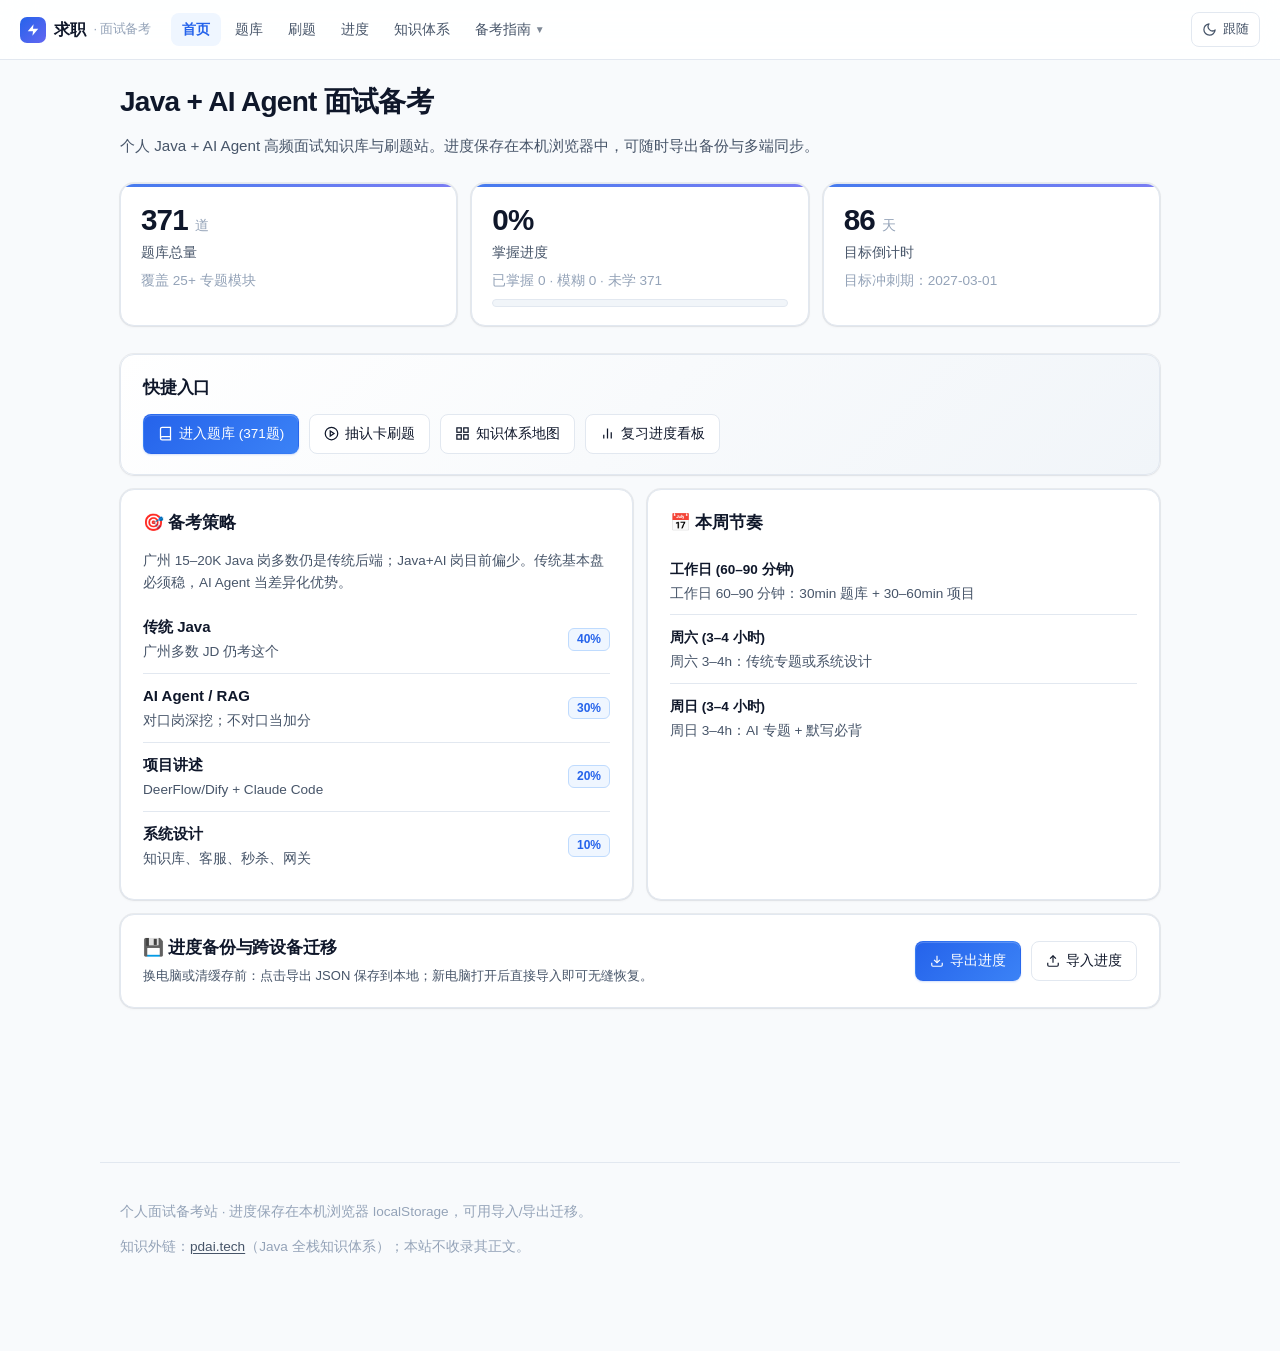
<file: index.html>
<!DOCTYPE html>
<html lang="zh-Hans">
<head>
<meta charset="utf-8"/>
<meta name="viewport" content="width=device-width, initial-scale=1"/>
<title>首页 · Java + AI Agent 面试备考</title>
<link rel="stylesheet" href="./css/style.css"/>
</head>
<body>
<nav class="nav">
  <a class="brand" href="./index.html">求职<span> · 面试备考</span></a>
  <div class="links">
    <a href="./index.html">首页</a>
    <a href="./questions.html">题库</a>
    <a href="./practice.html">刷题</a>
    <a href="./progress.html">进度</a>
    <a href="./knowledge.html">知识体系</a>
    <a href="./guide/timeline.html">时间线</a>
    <a href="./guide/projects.html">项目 STAR</a>
    <a href="./guide/system-design.html">系统设计</a>
    <a href="./guide/study-path.html">学习路径</a>
    <a href="./guide/resume.html">简历/学历</a>
    <a href="./guide/job-market.html">广州行情</a>
  </div>
  <div class="tools"><button type="button" class="ghost" id="themeBtn" title="切换主题">主题</button></div>
</nav>

<main class="wrap">
  <div style="margin-bottom: 24px;">
    <h1>Java + AI Agent 面试备考</h1>
    <p class="muted">个人 Java + AI Agent 高频面试知识库与刷题站。进度保存在本机浏览器中，可随时导出备份与多端同步。</p>
  </div>

  <div class="grid cols-3" id="homeMetrics"></div>

  <div class="card" style="margin-top: 14px; background: linear-gradient(135deg, var(--bg-elev), var(--bg-elev-2));">
    <h3 style="margin-bottom: 12px;">快捷入口</h3>
    <div style="display: flex; flex-wrap: wrap; gap: 10px;">
      <a class="btn primary" href="./questions.html">
        <svg width="15" height="15" viewBox="0 0 24 24" fill="none" stroke="currentColor" stroke-width="2"><path d="M4 19.5A2.5 2.5 0 0 1 6.5 17H20"></path><path d="M6.5 2H20v20H6.5A2.5 2.5 0 0 1 4 19.5v-15A2.5 2.5 0 0 1 6.5 2z"></path></svg>
        进入题库 (371题)
      </a>
      <a class="btn" href="./practice.html">
        <svg width="15" height="15" viewBox="0 0 24 24" fill="none" stroke="currentColor" stroke-width="2"><circle cx="12" cy="12" r="10"></circle><polygon points="10 8 16 12 10 16 10 8"></polygon></svg>
        抽认卡刷题
      </a>
      <a class="btn" href="./knowledge.html">
        <svg width="15" height="15" viewBox="0 0 24 24" fill="none" stroke="currentColor" stroke-width="2"><rect x="3" y="3" width="7" height="7"></rect><rect x="14" y="3" width="7" height="7"></rect><rect x="14" y="14" width="7" height="7"></rect><rect x="3" y="14" width="7" height="7"></rect></svg>
        知识体系地图
      </a>
      <a class="btn" href="./progress.html">
        <svg width="15" height="15" viewBox="0 0 24 24" fill="none" stroke="currentColor" stroke-width="2"><line x1="18" y1="20" x2="18" y2="10"></line><line x1="12" y1="20" x2="12" y2="4"></line><line x1="6" y1="20" x2="6" y2="14"></line></svg>
        复习进度看板
      </a>
    </div>
  </div>

  <div class="grid cols-2">
    <div class="card">
      <h3>🎯 备考策略</h3>
      <p class="muted" style="font-size:13.5px;margin-bottom:12px">广州 15–20K Java 岗多数仍是传统后端；Java+AI 岗目前偏少。传统基本盘必须稳，AI Agent 当差异化优势。</p>
      <ul id="splitList" class="list-check"></ul>
    </div>
    <div class="card">
      <h3>📅 本周节奏</h3>
      <ul id="weeklyList" class="list-check"></ul>
    </div>
  </div>

  <div class="card" style="display:flex; justify-content:space-between; align-items:center; flex-wrap:wrap; gap:16px;">
    <div>
      <h3 style="margin-bottom:4px">💾 进度备份与跨设备迁移</h3>
      <p class="muted" style="margin:0; font-size:13px">换电脑或清缓存前：点击导出 JSON 保存到本地；新电脑打开后直接导入即可无缝恢复。</p>
    </div>
    <div style="display:flex; gap:10px; align-items:center;">
      <button type="button" id="exportBtn" class="primary">
        <svg width="14" height="14" viewBox="0 0 24 24" fill="none" stroke="currentColor" stroke-width="2"><path d="M21 15v4a2 2 0 0 1-2 2H5a2 2 0 0 1-2-2v-4"></path><polyline points="7 10 12 15 17 10"></polyline><line x1="12" y1="15" x2="12" y2="3"></line></svg>
        导出进度
      </button>
      <label class="btn">
        <svg width="14" height="14" viewBox="0 0 24 24" fill="none" stroke="currentColor" stroke-width="2"><path d="M21 15v4a2 2 0 0 1-2 2H5a2 2 0 0 1-2-2v-4"></path><polyline points="17 8 12 3 7 8"></polyline><line x1="12" y1="3" x2="12" y2="15"></line></svg>
        导入进度
        <input type="file" id="importFile" accept="application/json,.json" hidden/>
      </label>
    </div>
  </div>
</main>

<div class="footer wrap">
  <p>个人面试备考站 · 进度保存在本机浏览器 localStorage，可用导入/导出迁移。</p>
  <p>知识外链：<a href="https://pdai.tech/" target="_blank" rel="noopener">pdai.tech</a>（Java 全栈知识体系）；本站不收录其正文。</p>
</div>

<script src="./data/questions.js"></script>
<script src="./data/guide.js"></script>
<script src="./data/knowledge.js"></script>
<script src="./js/storage.js"></script>
<script src="./js/common.js"></script>
<script src="./js/home.js"></script>
</body>
</html>
</file>
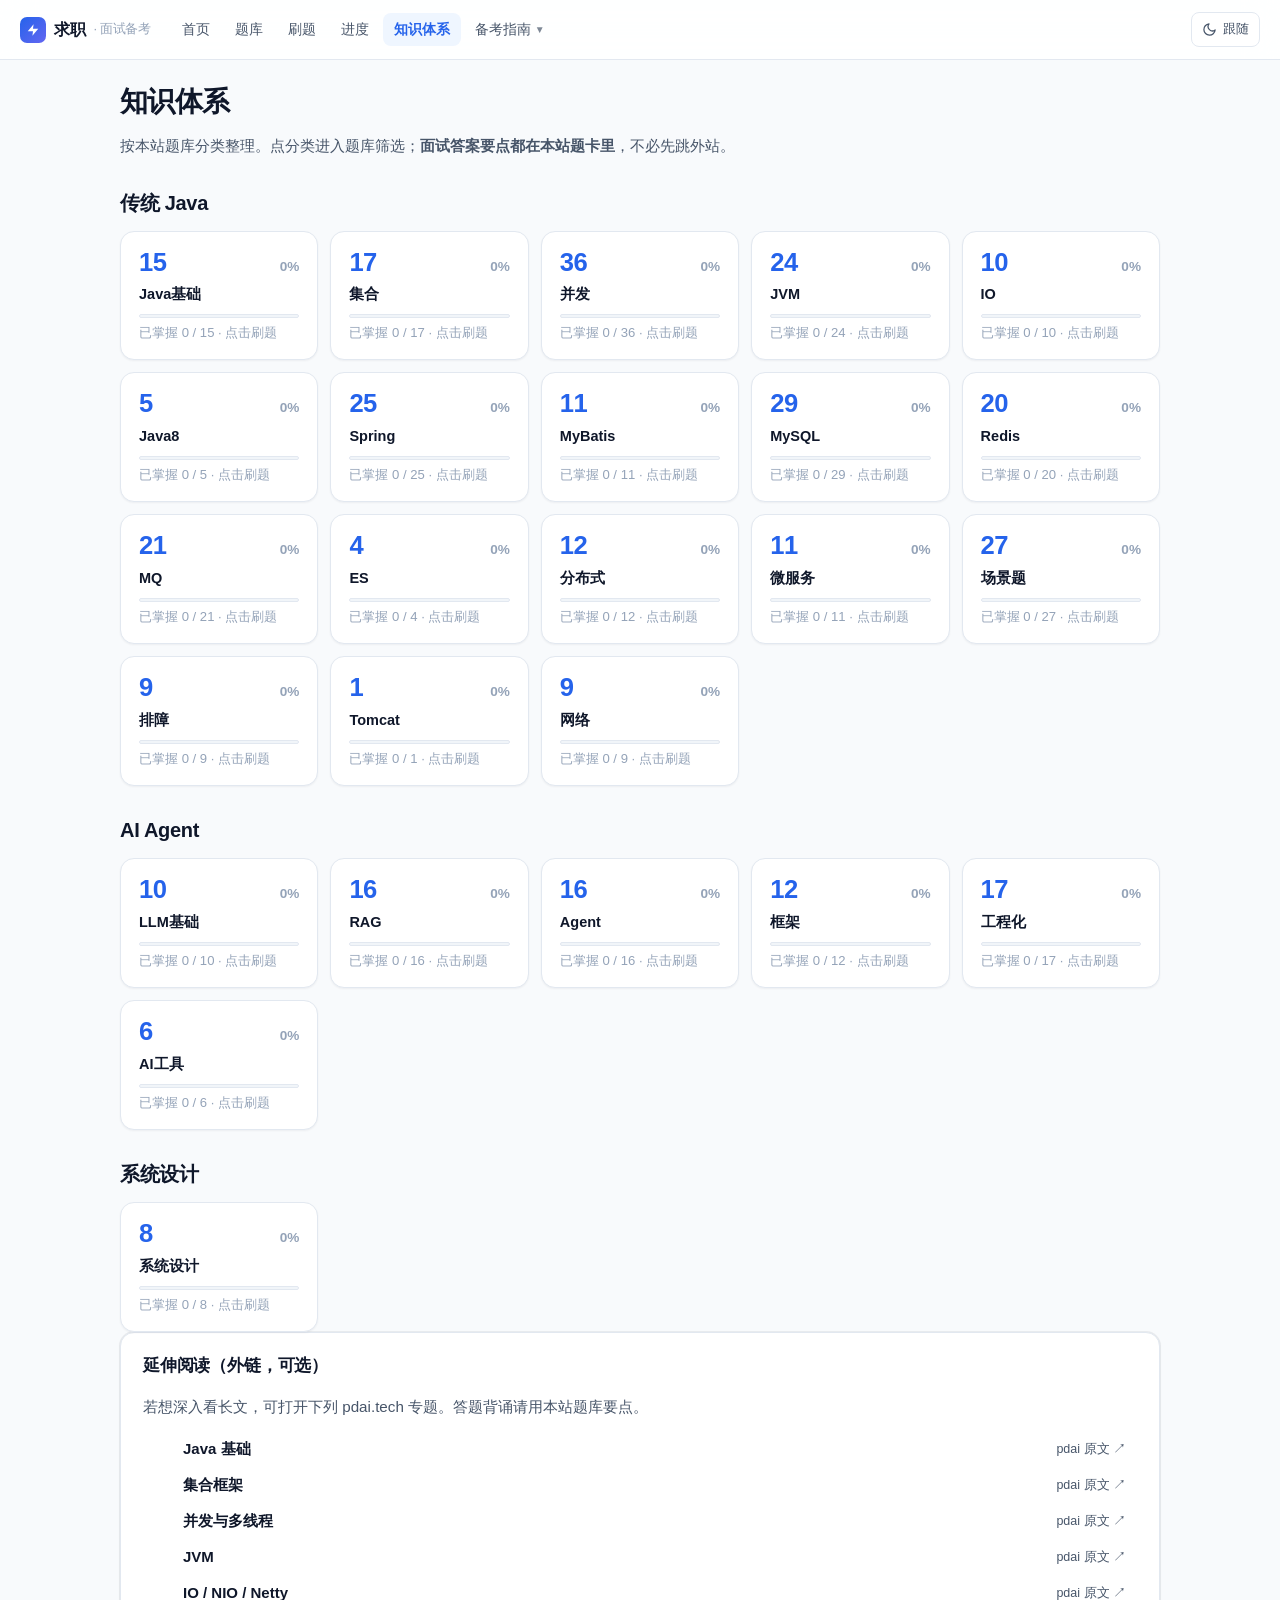
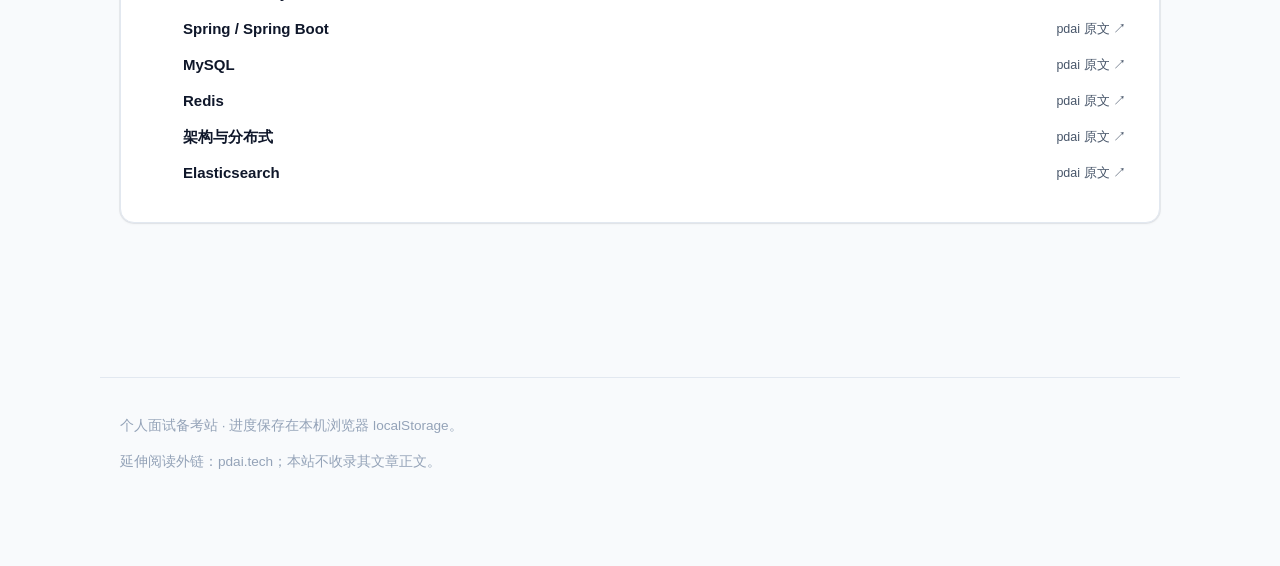
<file: knowledge.html>
<!DOCTYPE html>
<html lang="zh-Hans">
<head>
<meta charset="utf-8"/>
<meta name="viewport" content="width=device-width, initial-scale=1"/>
<title>知识体系 · 面试备考</title>
<link rel="stylesheet" href="./css/style.css"/>
</head>
<body>
<nav class="nav">
  <a class="brand" href="./index.html">求职<span> · 面试备考</span></a>
  <div class="links">
    <a href="./index.html">首页</a>
    <a href="./questions.html">题库</a>
    <a href="./practice.html">刷题</a>
    <a href="./progress.html">进度</a>
    <a href="./knowledge.html">知识体系</a>
    <a href="./guide/timeline.html">时间线</a>
    <a href="./guide/projects.html">项目 STAR</a>
    <a href="./guide/system-design.html">系统设计</a>
    <a href="./guide/study-path.html">学习路径</a>
    <a href="./guide/resume.html">简历/学历</a>
    <a href="./guide/job-market.html">广州行情</a>
  </div>
  <div class="tools"><button type="button" class="ghost" id="themeBtn">主题</button></div>
</nav>
<main class="wrap">
<h1>知识体系</h1>
<p class="muted">按本站题库分类整理。点分类进入题库筛选；<strong>面试答案要点都在本站题卡里</strong>，不必先跳外站。</p>
<h2>传统 Java</h2>
<div class="topic-grid" id="gridJava"></div>
<h2>AI Agent</h2>
<div class="topic-grid" id="gridAi"></div>
<h2>系统设计</h2>
<div class="topic-grid" id="gridSd"></div>
<div class="card ext-box">
  <h3>延伸阅读（外链，可选）</h3>
  <p class="muted">若想深入看长文，可打开下列 pdai.tech 专题。答题背诵请用本站题库要点。</p>
  <ul id="extList"></ul>
</div>
</main>
<div class="footer wrap">
  <p>个人面试备考站 · 进度保存在本机浏览器 localStorage。</p>
  <p>延伸阅读外链：pdai.tech；本站不收录其文章正文。</p>
</div>
<script src="./data/questions.js"></script>
<script src="./data/guide.js"></script>
<script src="./data/knowledge.js"></script>
<script src="./js/storage.js"></script>
<script src="./js/common.js"></script>
<script src="./js/knowledge.js"></script>
<script>
document.getElementById('themeBtn')?.addEventListener('click', () => {
  const cur = AppCommon.state.settings.theme || 'system';
  const next = cur === 'light' ? 'dark' : cur === 'dark' ? 'system' : 'light';
  AppCommon.setTheme(next);
  AppCommon.toast('主题：' + ({light:'浅色',dark:'深色',system:'跟随系统'})[next]);
});
</script>
</body>
</html>
</file>
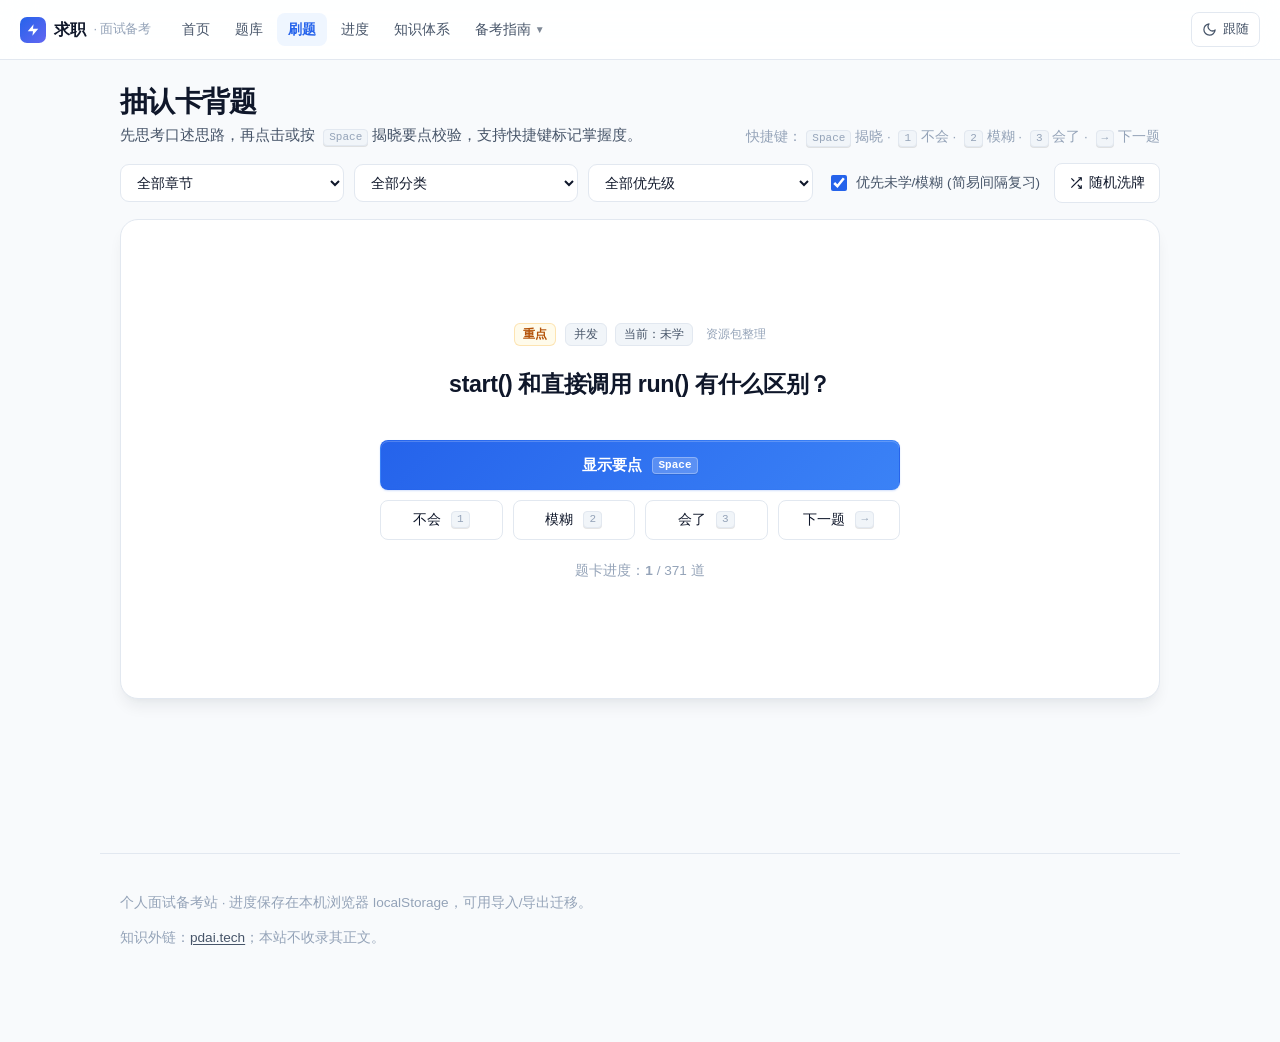
<file: practice.html>
<!DOCTYPE html>
<html lang="zh-Hans">
<head>
<meta charset="utf-8"/>
<meta name="viewport" content="width=device-width, initial-scale=1"/>
<title>抽认卡刷题 · 面试备考</title>
<link rel="stylesheet" href="./css/style.css"/>
</head>
<body>
<nav class="nav">
  <a class="brand" href="./index.html">求职<span> · 面试备考</span></a>
  <div class="links">
    <a href="./index.html">首页</a>
    <a href="./questions.html">题库</a>
    <a href="./practice.html">刷题</a>
    <a href="./progress.html">进度</a>
    <a href="./knowledge.html">知识体系</a>
    <a href="./guide/timeline.html">时间线</a>
    <a href="./guide/projects.html">项目 STAR</a>
    <a href="./guide/system-design.html">系统设计</a>
    <a href="./guide/study-path.html">学习路径</a>
    <a href="./guide/resume.html">简历/学历</a>
    <a href="./guide/job-market.html">广州行情</a>
  </div>
  <div class="tools"><button type="button" class="ghost" id="themeBtn" title="切换主题">主题</button></div>
</nav>

<main class="wrap">
  <div style="display:flex; justify-content:space-between; align-items:flex-end; flex-wrap:wrap; gap:10px; margin-bottom:12px;">
    <div>
      <h1 style="margin:0 0 4px">抽认卡背题</h1>
      <p class="muted" style="margin:0">先思考口述思路，再点击或按 <span class="kbd">Space</span> 揭晓要点校验，支持快捷键标记掌握度。</p>
    </div>
    <div class="tiny" style="color:var(--text3)">
      快捷键：<span class="kbd">Space</span> 揭晓 · <span class="kbd">1</span> 不会 · <span class="kbd">2</span> 模糊 · <span class="kbd">3</span> 会了 · <span class="kbd">→</span> 下一题
    </div>
  </div>

  <div class="filters">
    <select id="pSection"><option value="">全部章节</option></select>
    <select id="pCat"><option value="">全部分类</option></select>
    <select id="pPri"><option value="">全部优先级</option><option>必背</option><option>重点</option><option>了解</option></select>
    <label><input type="checkbox" id="pPrioritize" checked/> 优先未学/模糊 (简易间隔复习)</label>
    <button type="button" id="pShuffle">
      <svg width="14" height="14" viewBox="0 0 24 24" fill="none" stroke="currentColor" stroke-width="2"><polyline points="16 3 21 3 21 8"></polyline><line x1="4" y1="20" x2="21" y2="3"></line><polyline points="21 16 21 21 16 21"></polyline><line x1="15" y1="15" x2="21" y2="21"></line><line x1="4" y1="4" x2="9" y2="9"></line></svg>
      随机洗牌
    </button>
  </div>

  <div class="card flash" id="flash">
    <div class="meta" id="fMeta"></div>
    <div class="q" id="fQ">加载中…</div>
    <div id="fPoints" class="hidden"></div>
    <div class="flash-actions">
      <button type="button" id="fReveal" class="primary span2">
        <span>显示要点</span> <span class="kbd" style="background:rgba(255,255,255,0.2);color:#fff;border-color:rgba(255,255,255,0.3)">Space</span>
      </button>
      <button type="button" data-mark="未学">不会 <span class="kbd">1</span></button>
      <button type="button" data-mark="模糊">模糊 <span class="kbd">2</span></button>
      <button type="button" data-mark="掌握">会了 <span class="kbd">3</span></button>
      <button type="button" id="fNext">下一题 <span class="kbd">→</span></button>
    </div>
    <p class="tiny" id="fProgress" style="margin-top:20px; color:var(--text3)"></p>
  </div>
</main>

<div class="footer wrap">
  <p>个人面试备考站 · 进度保存在本机浏览器 localStorage，可用导入/导出迁移。</p>
  <p>知识外链：<a href="https://pdai.tech/" target="_blank" rel="noopener">pdai.tech</a>；本站不收录其正文。</p>
</div>

<script src="./data/questions.js"></script>
<script src="./data/details-index.js"></script>
<script src="./data/guide.js"></script>
<script src="./data/knowledge.js"></script>
<script src="./js/storage.js"></script>
<script src="./js/common.js"></script>
<script src="./js/practice.js"></script>
</body>
</html>
</file>
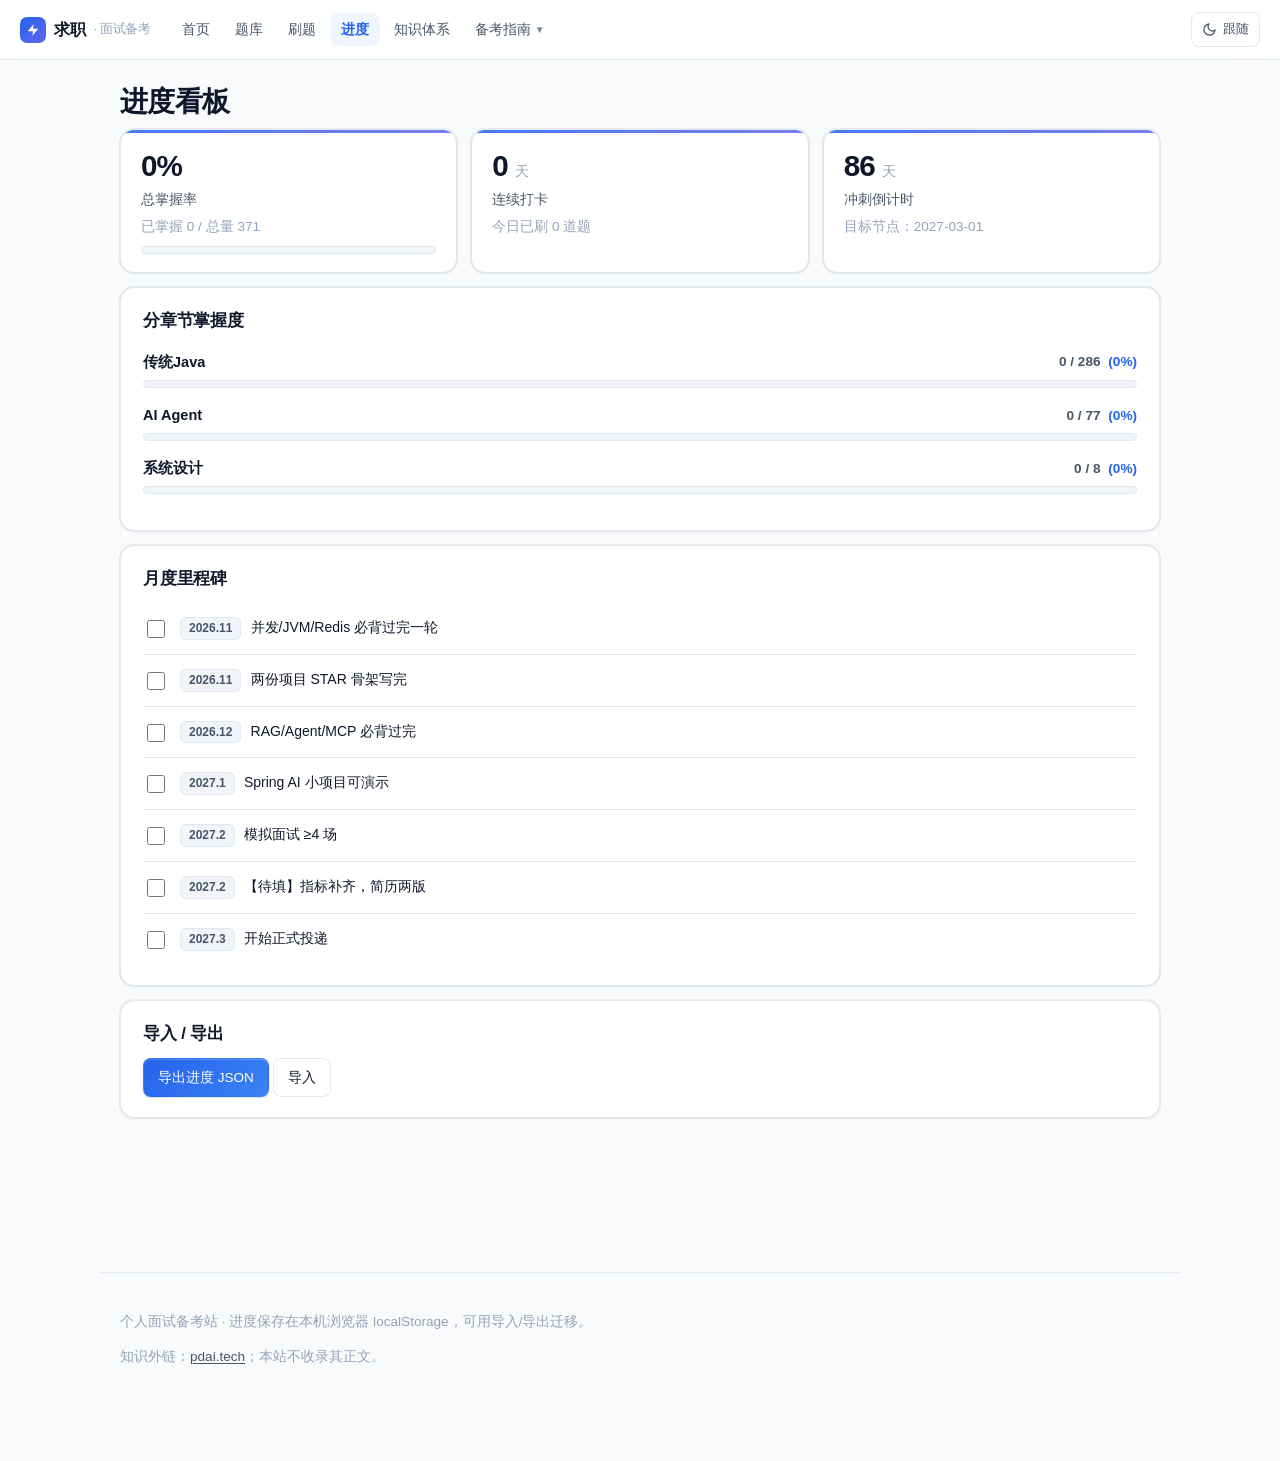
<file: progress.html>
<!DOCTYPE html>
<html lang="zh-Hans">
<head>
<meta charset="utf-8"/>
<meta name="viewport" content="width=device-width, initial-scale=1"/>
<title>进度 · 面试备考</title>
<link rel="stylesheet" href="./css/style.css"/>
</head>
<body>
<nav class="nav">
  <a class="brand" href="./index.html">求职<span> · 面试备考</span></a>
  <div class="links">
    <a href="./index.html">首页</a>
    <a href="./questions.html">题库</a>
    <a href="./practice.html">刷题</a>
    <a href="./progress.html">进度</a>
    <a href="./knowledge.html">知识体系</a>
    <a href="./guide/timeline.html">时间线</a>
    <a href="./guide/projects.html">项目 STAR</a>
    <a href="./guide/system-design.html">系统设计</a>
    <a href="./guide/study-path.html">学习路径</a>
    <a href="./guide/resume.html">简历/学历</a>
    <a href="./guide/job-market.html">广州行情</a>
  </div>
  <div class="tools"><button type="button" class="ghost" id="themeBtn">主题</button></div>
</nav>
<main class="wrap">

<h1>进度看板</h1>
<div class="grid cols-3" id="pMetrics"></div>
<div class="card"><h3>分章节掌握度</h3><div id="secBars"></div></div>
<div class="card"><h3>月度里程碑</h3><ul class="list-check" id="miles"></ul></div>
<div class="card">
  <h3>导入 / 导出</h3>
  <button type="button" id="exportBtn2" class="primary">导出进度 JSON</button>
  <label class="btn">导入<input type="file" id="importFile2" accept="application/json,.json" hidden/></label>
</div>

</main>
<div class="footer wrap">
  <p>个人面试备考站 · 进度保存在本机浏览器 localStorage，可用导入/导出迁移。</p>
  <p>知识外链：<a href="https://pdai.tech/" target="_blank" rel="noopener">pdai.tech</a>；本站不收录其正文。</p>
</div>

<script src="./data/questions.js"></script>
<script src="./data/guide.js"></script>
<script src="./data/knowledge.js"></script>
<script src="./js/storage.js"></script>
<script src="./js/common.js"></script>
<script src="./js/progress.js"></script>
<script>
document.getElementById('themeBtn')?.addEventListener('click', () => {
  const cur = AppCommon.state.settings.theme || 'system';
  const next = cur === 'light' ? 'dark' : cur === 'dark' ? 'system' : 'light';
  AppCommon.setTheme(next);
  AppCommon.toast('主题：' + ({light:'浅色',dark:'深色',system:'跟随系统'})[next]);
});
</script>
</body>
</html>
</file>
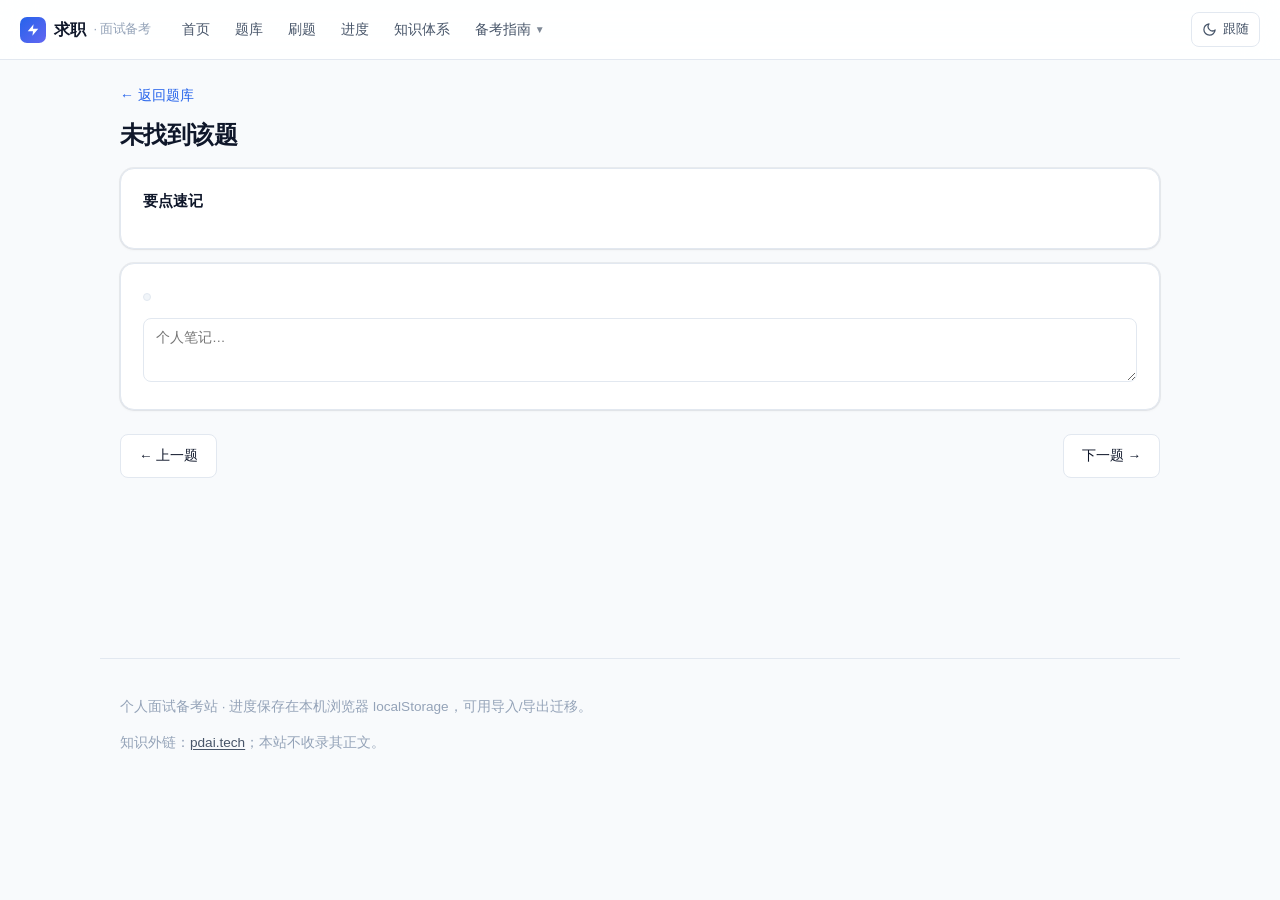
<file: q.html>
<!DOCTYPE html>
<html lang="zh-Hans">
<head>
<meta charset="utf-8"/>
<meta name="viewport" content="width=device-width, initial-scale=1"/>
<title>题目详解 · 面试备考</title>
<link rel="stylesheet" href="./css/style.css"/>
</head>
<body>
<nav class="nav">
  <a class="brand" href="./index.html">求职<span> · 面试备考</span></a>
  <div class="links">
    <a href="./index.html">首页</a>
    <a href="./questions.html">题库</a>
    <a href="./practice.html">刷题</a>
    <a href="./progress.html">进度</a>
    <a href="./knowledge.html">知识体系</a>
    <a href="./guide/timeline.html">时间线</a>
    <a href="./guide/projects.html">项目 STAR</a>
    <a href="./guide/system-design.html">系统设计</a>
    <a href="./guide/study-path.html">学习路径</a>
    <a href="./guide/resume.html">简历/学历</a>
    <a href="./guide/job-market.html">广州行情</a>
  </div>
  <div class="tools"><button type="button" class="ghost" id="themeBtn">主题</button></div>
</nav>
<main class="wrap detail">
<div class="d-top"><a id="dBack" href="./questions.html">← 返回题库</a><span id="dPos" class="muted"></span></div>
<div id="dMeta"></div>
<h1 id="dTitle">加载中…</h1>
<div class="card"><b>要点速记</b><ul class="points" id="dPoints"></ul></div>
<div id="dBody"></div>
<div class="card">
  <div class="seg" id="dMastery"></div>
  <textarea class="note" id="dNote" placeholder="个人笔记…"></textarea>
  <div id="dRef" class="ext-link"></div>
</div>
<div class="d-nav"><a id="dPrev" class="btn">← 上一题</a><a id="dNext" class="btn">下一题 →</a></div>
</main>
<div class="footer wrap">
  <p>个人面试备考站 · 进度保存在本机浏览器 localStorage，可用导入/导出迁移。</p>
  <p>知识外链：<a href="https://pdai.tech/" target="_blank" rel="noopener">pdai.tech</a>；本站不收录其正文。</p>
</div>

<script src="./data/questions.js"></script>
<script src="./data/details-index.js"></script>
<script src="./data/diagrams.js"></script>
<script src="./data/guide.js"></script>
<script src="./data/knowledge.js"></script>
<script src="./js/storage.js"></script>
<script src="./js/common.js"></script>
<script src="./js/detail.js"></script>
<script>
document.getElementById('themeBtn')?.addEventListener('click', () => {
  const cur = AppCommon.state.settings.theme || 'system';
  const next = cur === 'light' ? 'dark' : cur === 'dark' ? 'system' : 'light';
  AppCommon.setTheme(next);
  AppCommon.toast('主题：' + ({light:'浅色',dark:'深色',system:'跟随系统'})[next]);
});
</script>
</body>
</html>
</file>
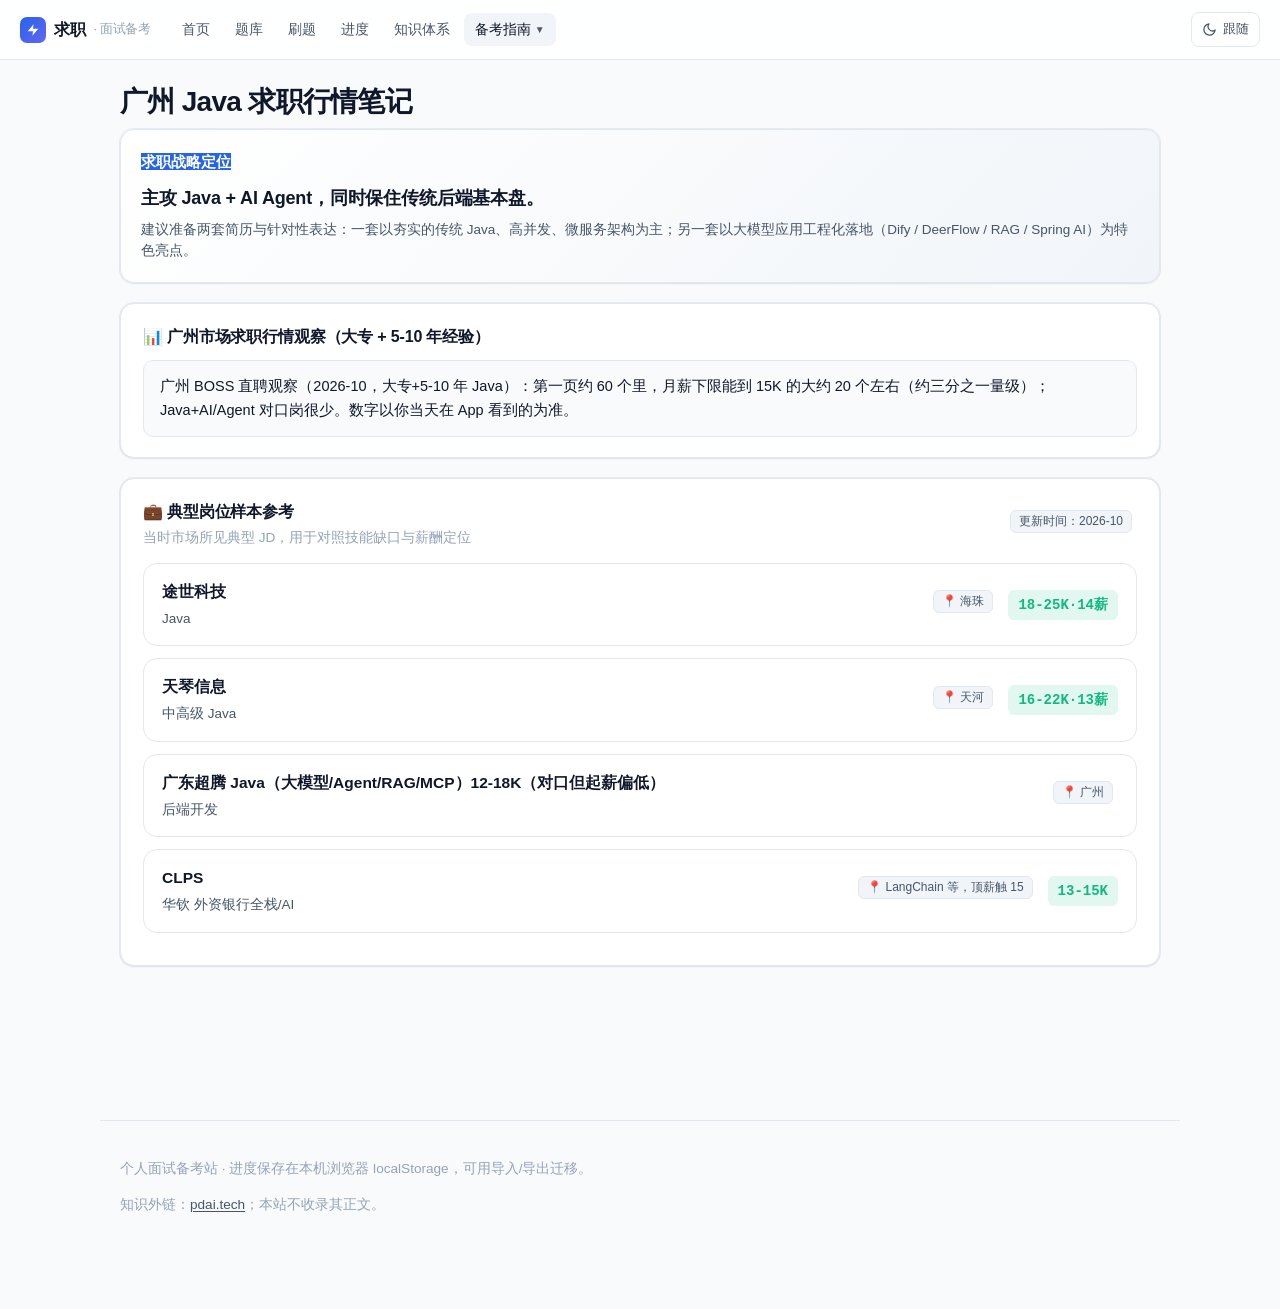
<file: guide/job-market.html>
<!DOCTYPE html>
<html lang="zh-Hans">
<head>
<meta charset="utf-8"/>
<meta name="viewport" content="width=device-width, initial-scale=1"/>
<title>广州行情 · 面试备考</title>
<link rel="stylesheet" href="../css/style.css"/>
</head>
<body>
<nav class="nav">
  <a class="brand" href="../index.html">求职<span> · 面试备考</span></a>
  <div class="links">
    <a href="../index.html">首页</a>
    <a href="../questions.html">题库</a>
    <a href="../practice.html">刷题</a>
    <a href="../progress.html">进度</a>
    <a href="../knowledge.html">知识体系</a>
    <a href="../guide/timeline.html">时间线</a>
    <a href="../guide/projects.html">项目 STAR</a>
    <a href="../guide/system-design.html">系统设计</a>
    <a href="../guide/study-path.html">学习路径</a>
    <a href="../guide/resume.html">简历/学历</a>
    <a href="../guide/job-market.html">广州行情</a>
  </div>
  <div class="tools"><button type="button" class="ghost" id="themeBtn">主题</button></div>
</nav>
<main class="wrap">

<h1>广州 Java 求职行情笔记</h1>
<div id="job"></div>

</main>
<div class="footer wrap">
  <p>个人面试备考站 · 进度保存在本机浏览器 localStorage，可用导入/导出迁移。</p>
  <p>知识外链：<a href="https://pdai.tech/" target="_blank" rel="noopener">pdai.tech</a>；本站不收录其正文。</p>
</div>

<script src="../data/questions.js"></script>
<script src="../data/guide.js"></script>
<script src="../data/knowledge.js"></script>
<script src="../js/storage.js"></script>
<script src="../js/common.js"></script>
<script src="../js/guide-pages.js"></script>
<script>
document.getElementById('themeBtn')?.addEventListener('click', () => {
  const cur = AppCommon.state.settings.theme || 'system';
  const next = cur === 'light' ? 'dark' : cur === 'dark' ? 'system' : 'light';
  AppCommon.setTheme(next);
  AppCommon.toast('主题：' + ({light:'浅色',dark:'深色',system:'跟随系统'})[next]);
});
</script>
</body>
</html>
</file>
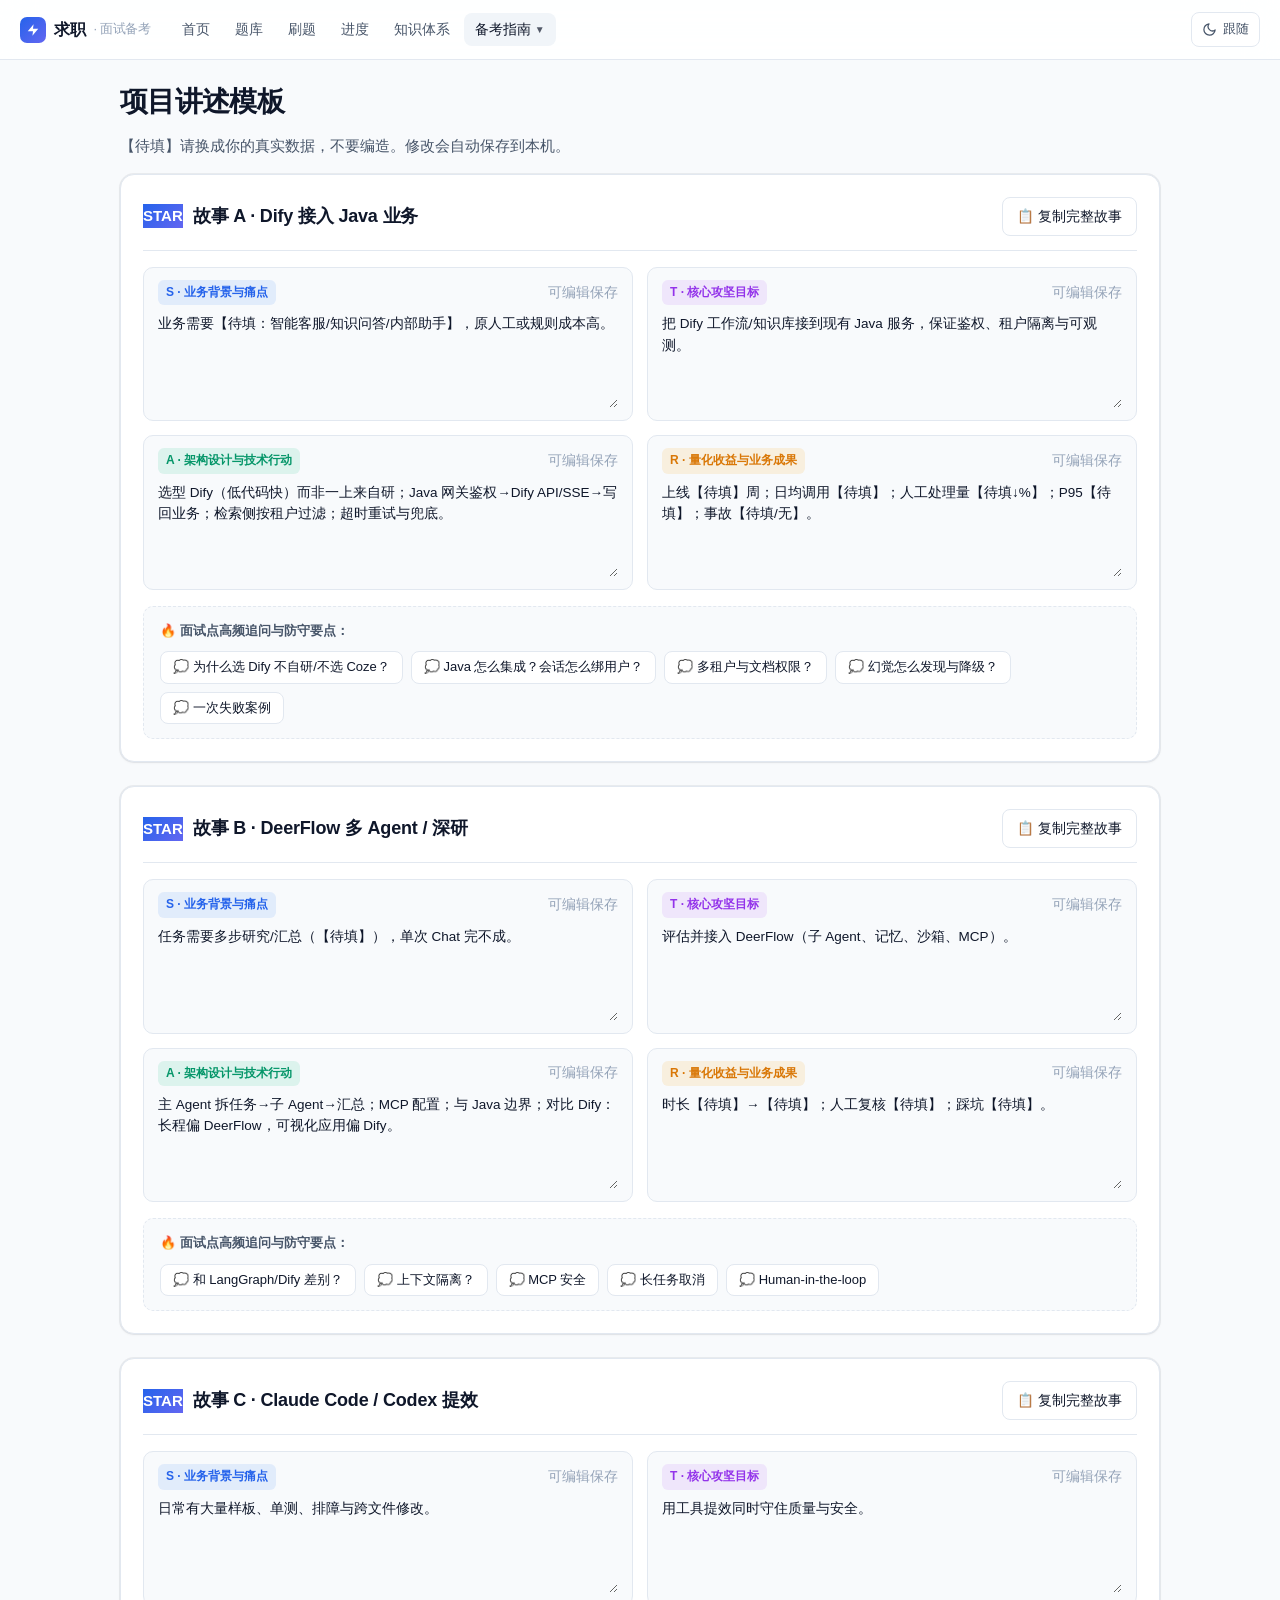
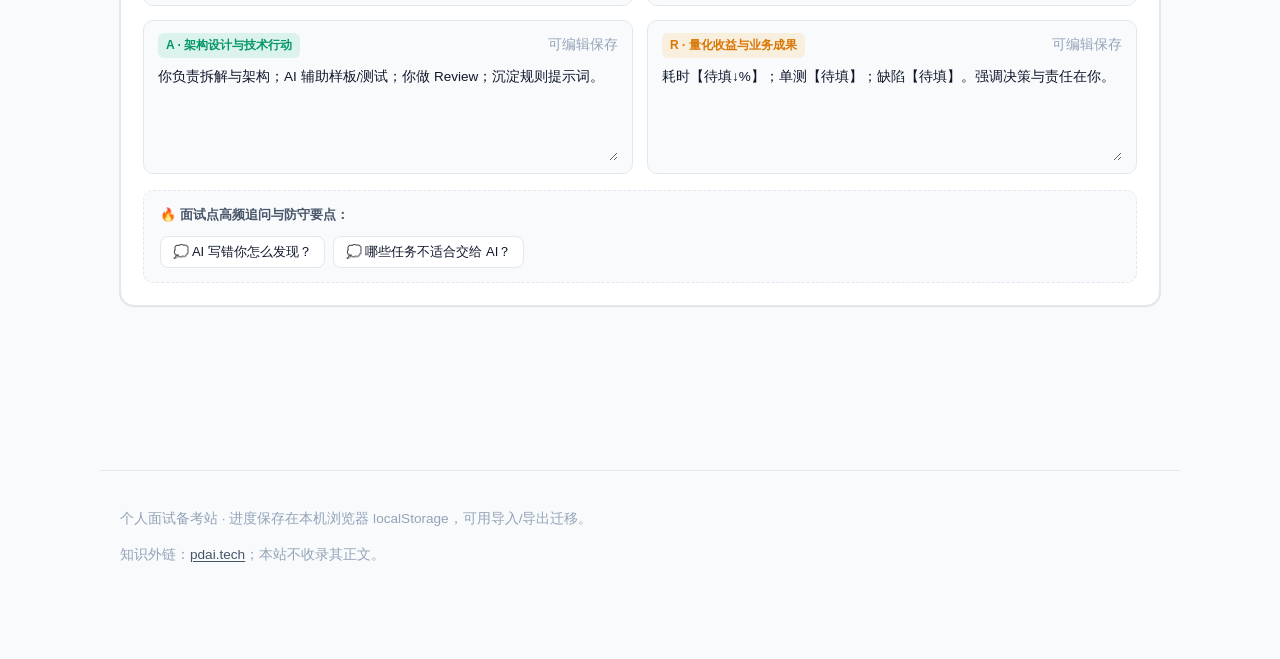
<file: guide/projects.html>
<!DOCTYPE html>
<html lang="zh-Hans">
<head>
<meta charset="utf-8"/>
<meta name="viewport" content="width=device-width, initial-scale=1"/>
<title>项目 STAR · 面试备考</title>
<link rel="stylesheet" href="../css/style.css"/>
</head>
<body>
<nav class="nav">
  <a class="brand" href="../index.html">求职<span> · 面试备考</span></a>
  <div class="links">
    <a href="../index.html">首页</a>
    <a href="../questions.html">题库</a>
    <a href="../practice.html">刷题</a>
    <a href="../progress.html">进度</a>
    <a href="../knowledge.html">知识体系</a>
    <a href="../guide/timeline.html">时间线</a>
    <a href="../guide/projects.html">项目 STAR</a>
    <a href="../guide/system-design.html">系统设计</a>
    <a href="../guide/study-path.html">学习路径</a>
    <a href="../guide/resume.html">简历/学历</a>
    <a href="../guide/job-market.html">广州行情</a>
  </div>
  <div class="tools"><button type="button" class="ghost" id="themeBtn">主题</button></div>
</nav>
<main class="wrap">

<h1>项目讲述模板</h1>
<p class="muted">【待填】请换成你的真实数据，不要编造。修改会自动保存到本机。</p>
<div id="projects"></div>

</main>
<div class="footer wrap">
  <p>个人面试备考站 · 进度保存在本机浏览器 localStorage，可用导入/导出迁移。</p>
  <p>知识外链：<a href="https://pdai.tech/" target="_blank" rel="noopener">pdai.tech</a>；本站不收录其正文。</p>
</div>

<script src="../data/questions.js"></script>
<script src="../data/guide.js"></script>
<script src="../data/knowledge.js"></script>
<script src="../js/storage.js"></script>
<script src="../js/common.js"></script>
<script src="../js/guide-pages.js"></script>
<script>
document.getElementById('themeBtn')?.addEventListener('click', () => {
  const cur = AppCommon.state.settings.theme || 'system';
  const next = cur === 'light' ? 'dark' : cur === 'dark' ? 'system' : 'light';
  AppCommon.setTheme(next);
  AppCommon.toast('主题：' + ({light:'浅色',dark:'深色',system:'跟随系统'})[next]);
});
</script>
</body>
</html>
</file>
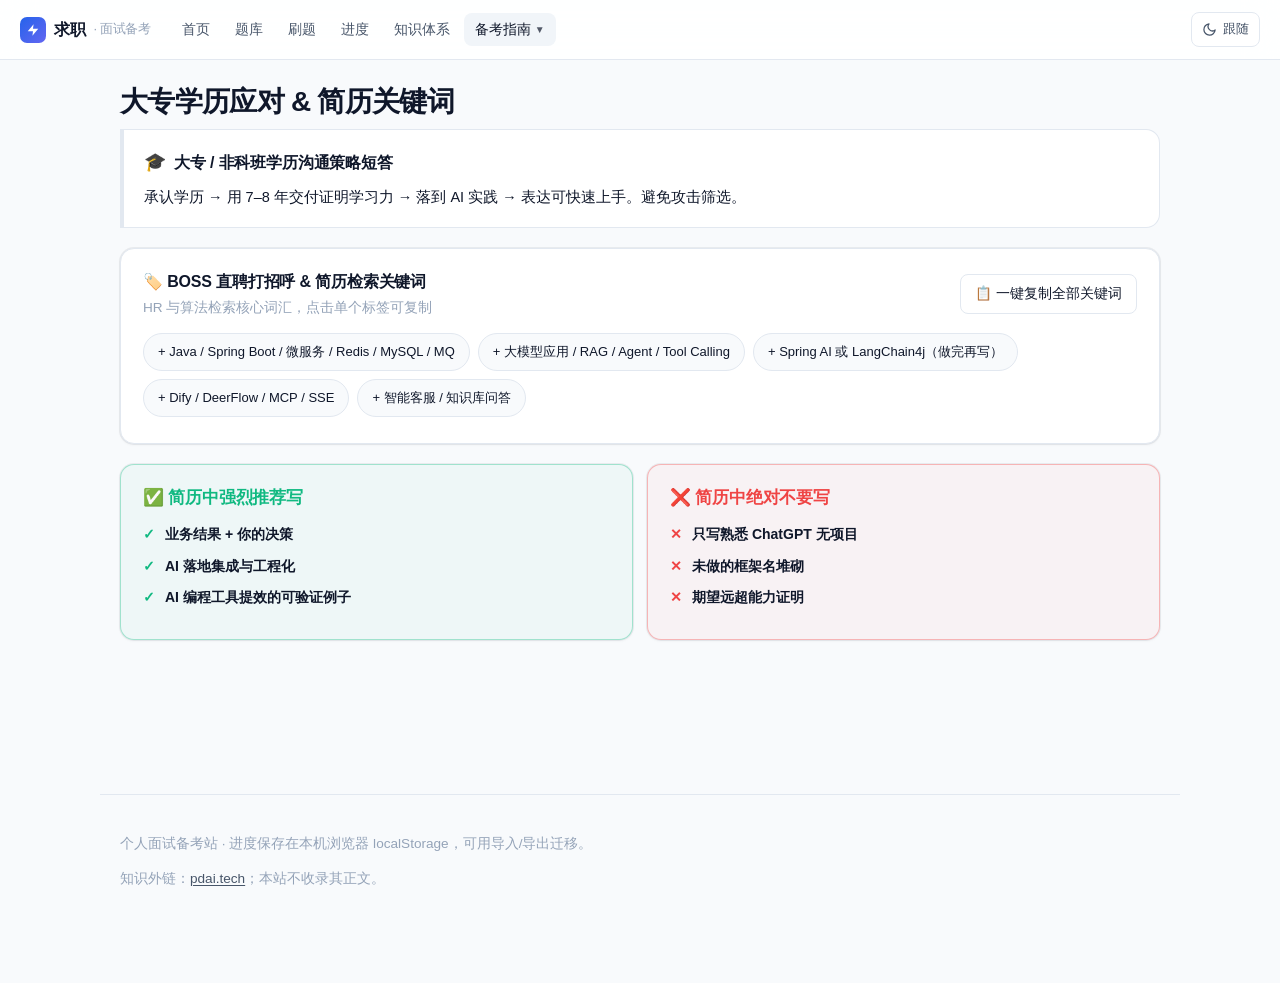
<file: guide/resume.html>
<!DOCTYPE html>
<html lang="zh-Hans">
<head>
<meta charset="utf-8"/>
<meta name="viewport" content="width=device-width, initial-scale=1"/>
<title>简历与学历 · 面试备考</title>
<link rel="stylesheet" href="../css/style.css"/>
</head>
<body>
<nav class="nav">
  <a class="brand" href="../index.html">求职<span> · 面试备考</span></a>
  <div class="links">
    <a href="../index.html">首页</a>
    <a href="../questions.html">题库</a>
    <a href="../practice.html">刷题</a>
    <a href="../progress.html">进度</a>
    <a href="../knowledge.html">知识体系</a>
    <a href="../guide/timeline.html">时间线</a>
    <a href="../guide/projects.html">项目 STAR</a>
    <a href="../guide/system-design.html">系统设计</a>
    <a href="../guide/study-path.html">学习路径</a>
    <a href="../guide/resume.html">简历/学历</a>
    <a href="../guide/job-market.html">广州行情</a>
  </div>
  <div class="tools"><button type="button" class="ghost" id="themeBtn">主题</button></div>
</nav>
<main class="wrap">

<h1>大专学历应对 & 简历关键词</h1>
<div id="resume"></div>

</main>
<div class="footer wrap">
  <p>个人面试备考站 · 进度保存在本机浏览器 localStorage，可用导入/导出迁移。</p>
  <p>知识外链：<a href="https://pdai.tech/" target="_blank" rel="noopener">pdai.tech</a>；本站不收录其正文。</p>
</div>

<script src="../data/questions.js"></script>
<script src="../data/guide.js"></script>
<script src="../data/knowledge.js"></script>
<script src="../js/storage.js"></script>
<script src="../js/common.js"></script>
<script src="../js/guide-pages.js"></script>
<script>
document.getElementById('themeBtn')?.addEventListener('click', () => {
  const cur = AppCommon.state.settings.theme || 'system';
  const next = cur === 'light' ? 'dark' : cur === 'dark' ? 'system' : 'light';
  AppCommon.setTheme(next);
  AppCommon.toast('主题：' + ({light:'浅色',dark:'深色',system:'跟随系统'})[next]);
});
</script>
</body>
</html>
</file>
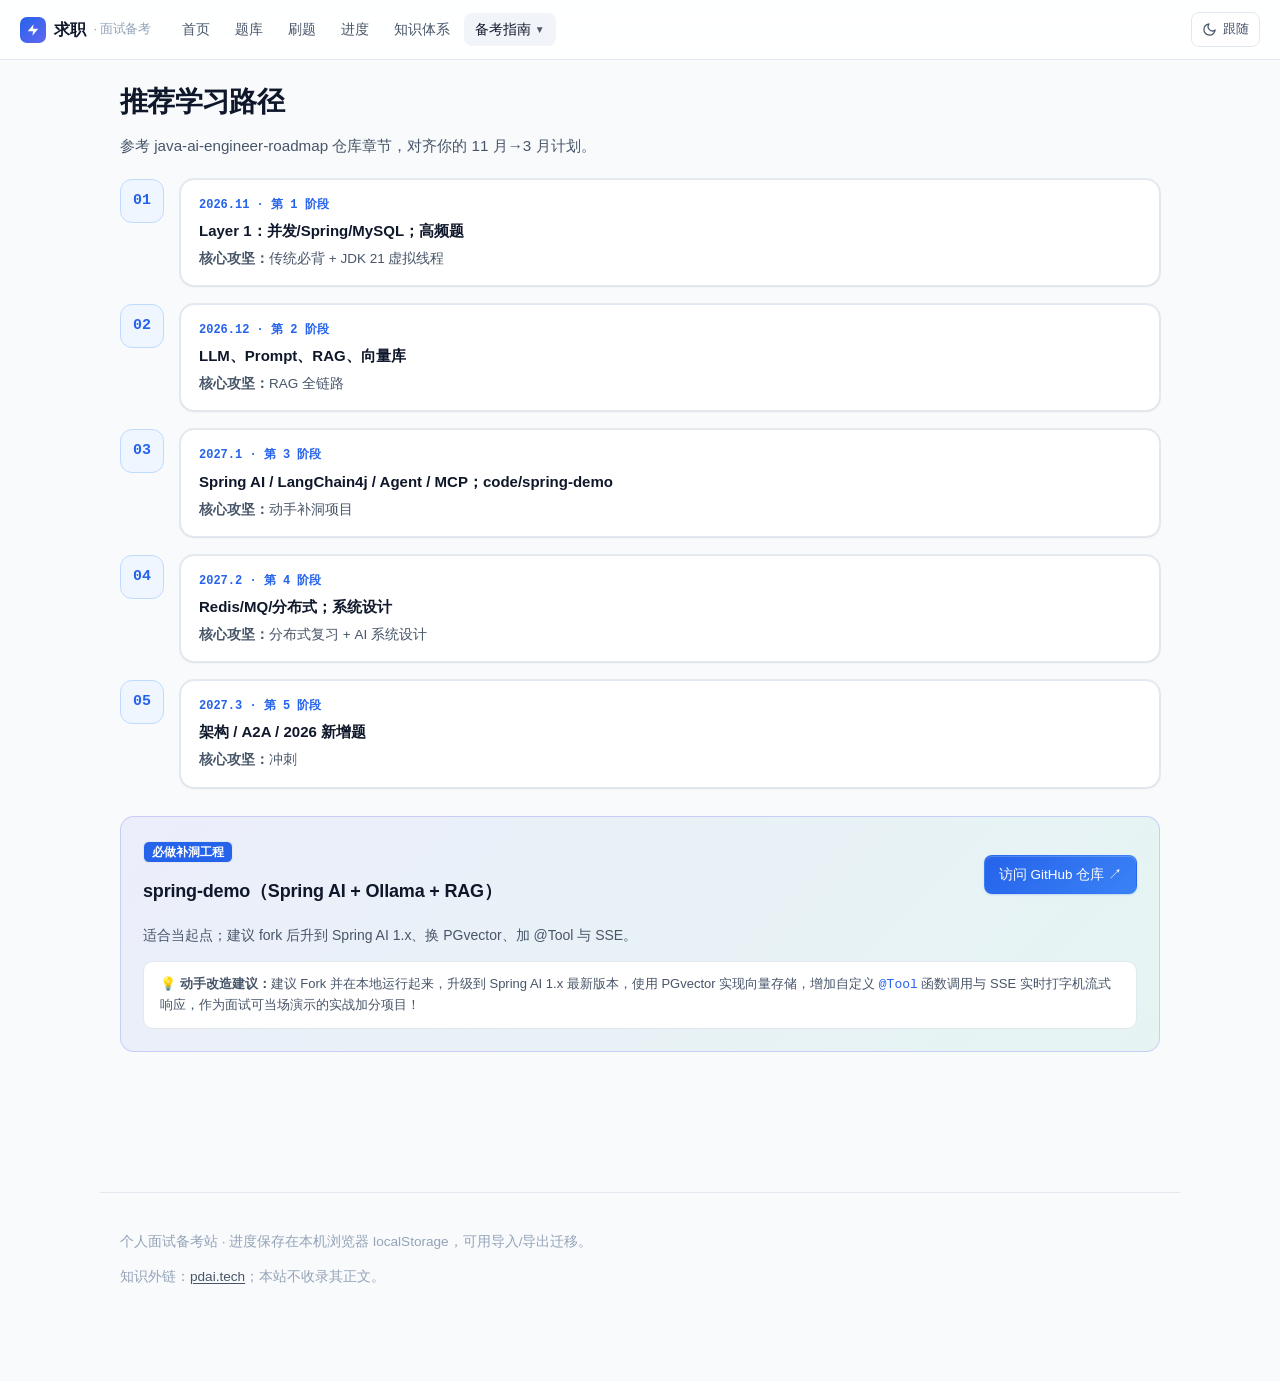
<file: guide/study-path.html>
<!DOCTYPE html>
<html lang="zh-Hans">
<head>
<meta charset="utf-8"/>
<meta name="viewport" content="width=device-width, initial-scale=1"/>
<title>学习路径 · 面试备考</title>
<link rel="stylesheet" href="../css/style.css"/>
</head>
<body>
<nav class="nav">
  <a class="brand" href="../index.html">求职<span> · 面试备考</span></a>
  <div class="links">
    <a href="../index.html">首页</a>
    <a href="../questions.html">题库</a>
    <a href="../practice.html">刷题</a>
    <a href="../progress.html">进度</a>
    <a href="../knowledge.html">知识体系</a>
    <a href="../guide/timeline.html">时间线</a>
    <a href="../guide/projects.html">项目 STAR</a>
    <a href="../guide/system-design.html">系统设计</a>
    <a href="../guide/study-path.html">学习路径</a>
    <a href="../guide/resume.html">简历/学历</a>
    <a href="../guide/job-market.html">广州行情</a>
  </div>
  <div class="tools"><button type="button" class="ghost" id="themeBtn">主题</button></div>
</nav>
<main class="wrap">

<h1>推荐学习路径</h1>
<p class="muted">参考 java-ai-engineer-roadmap 仓库章节，对齐你的 11 月→3 月计划。</p>
<div id="path"></div>
<div class="card" id="demo"></div>

</main>
<div class="footer wrap">
  <p>个人面试备考站 · 进度保存在本机浏览器 localStorage，可用导入/导出迁移。</p>
  <p>知识外链：<a href="https://pdai.tech/" target="_blank" rel="noopener">pdai.tech</a>；本站不收录其正文。</p>
</div>

<script src="../data/questions.js"></script>
<script src="../data/guide.js"></script>
<script src="../data/knowledge.js"></script>
<script src="../js/storage.js"></script>
<script src="../js/common.js"></script>
<script src="../js/guide-pages.js"></script>
<script>
document.getElementById('themeBtn')?.addEventListener('click', () => {
  const cur = AppCommon.state.settings.theme || 'system';
  const next = cur === 'light' ? 'dark' : cur === 'dark' ? 'system' : 'light';
  AppCommon.setTheme(next);
  AppCommon.toast('主题：' + ({light:'浅色',dark:'深色',system:'跟随系统'})[next]);
});
</script>
</body>
</html>
</file>
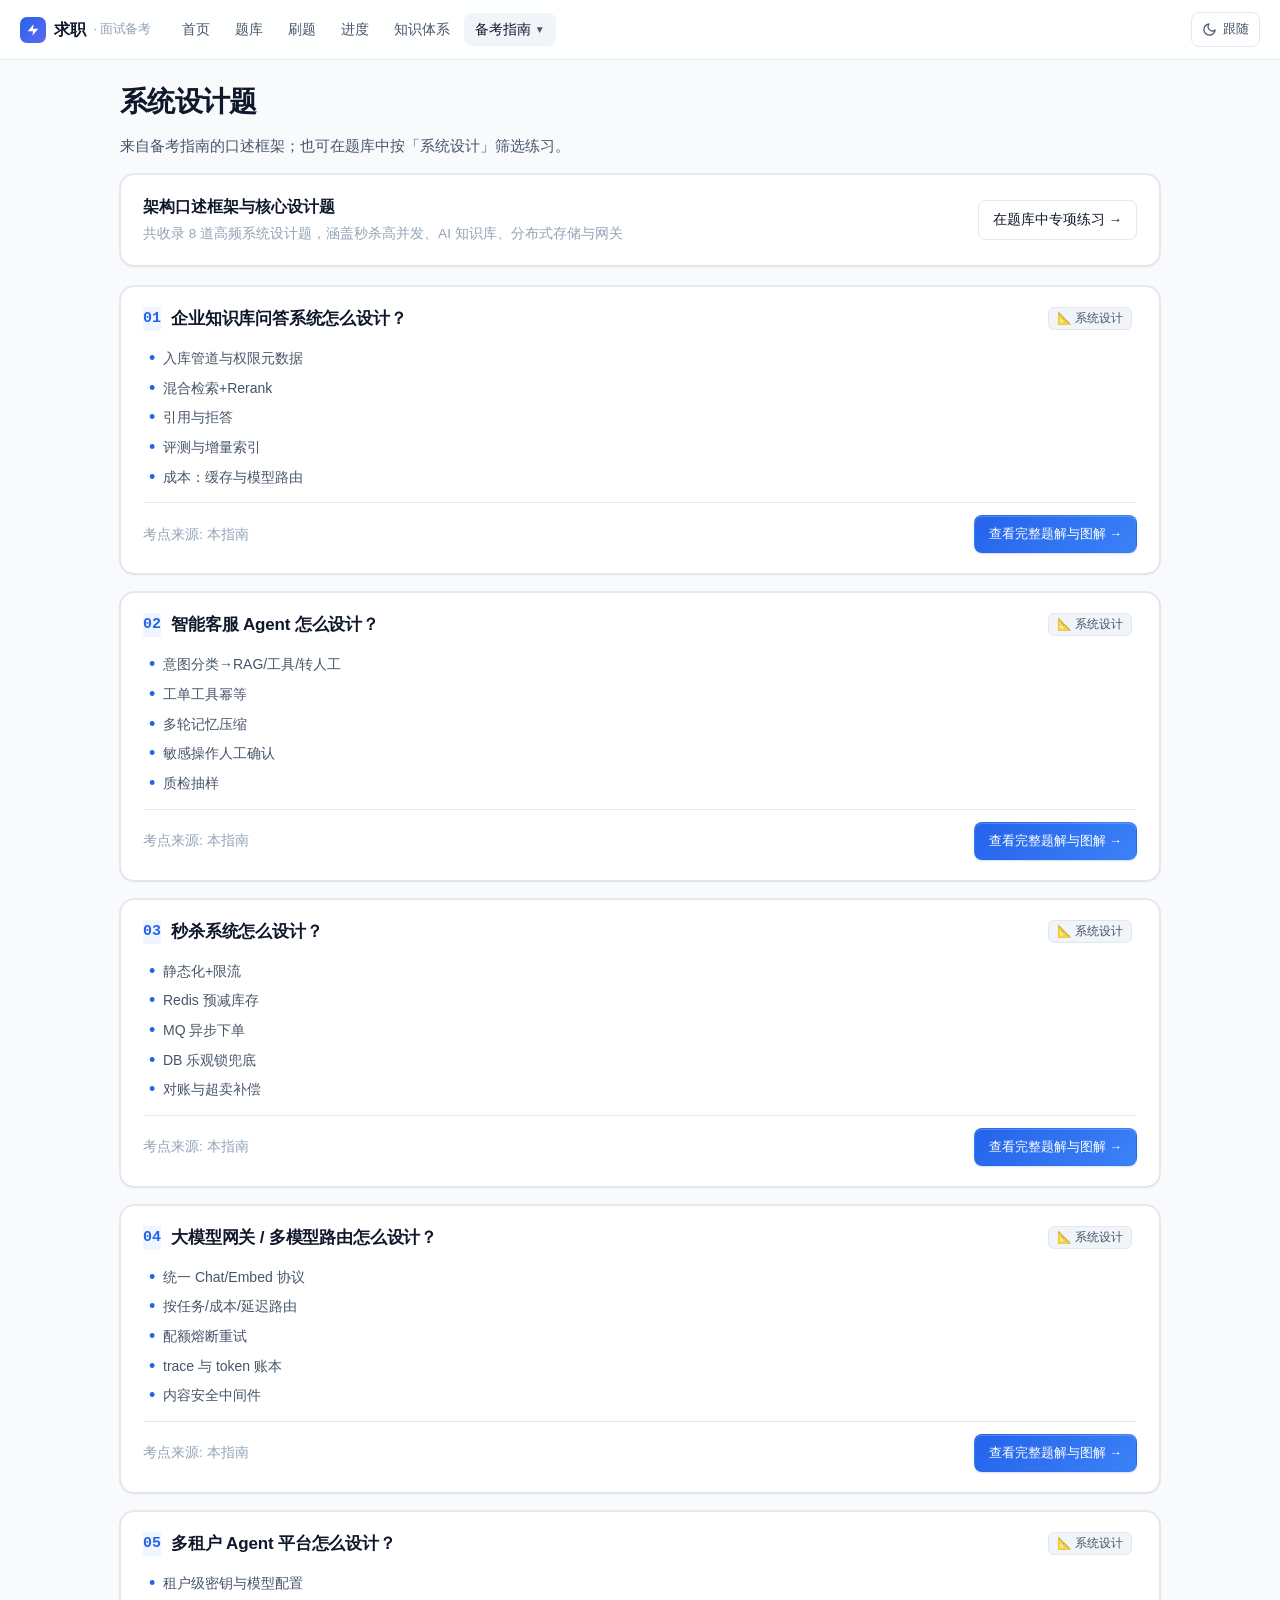
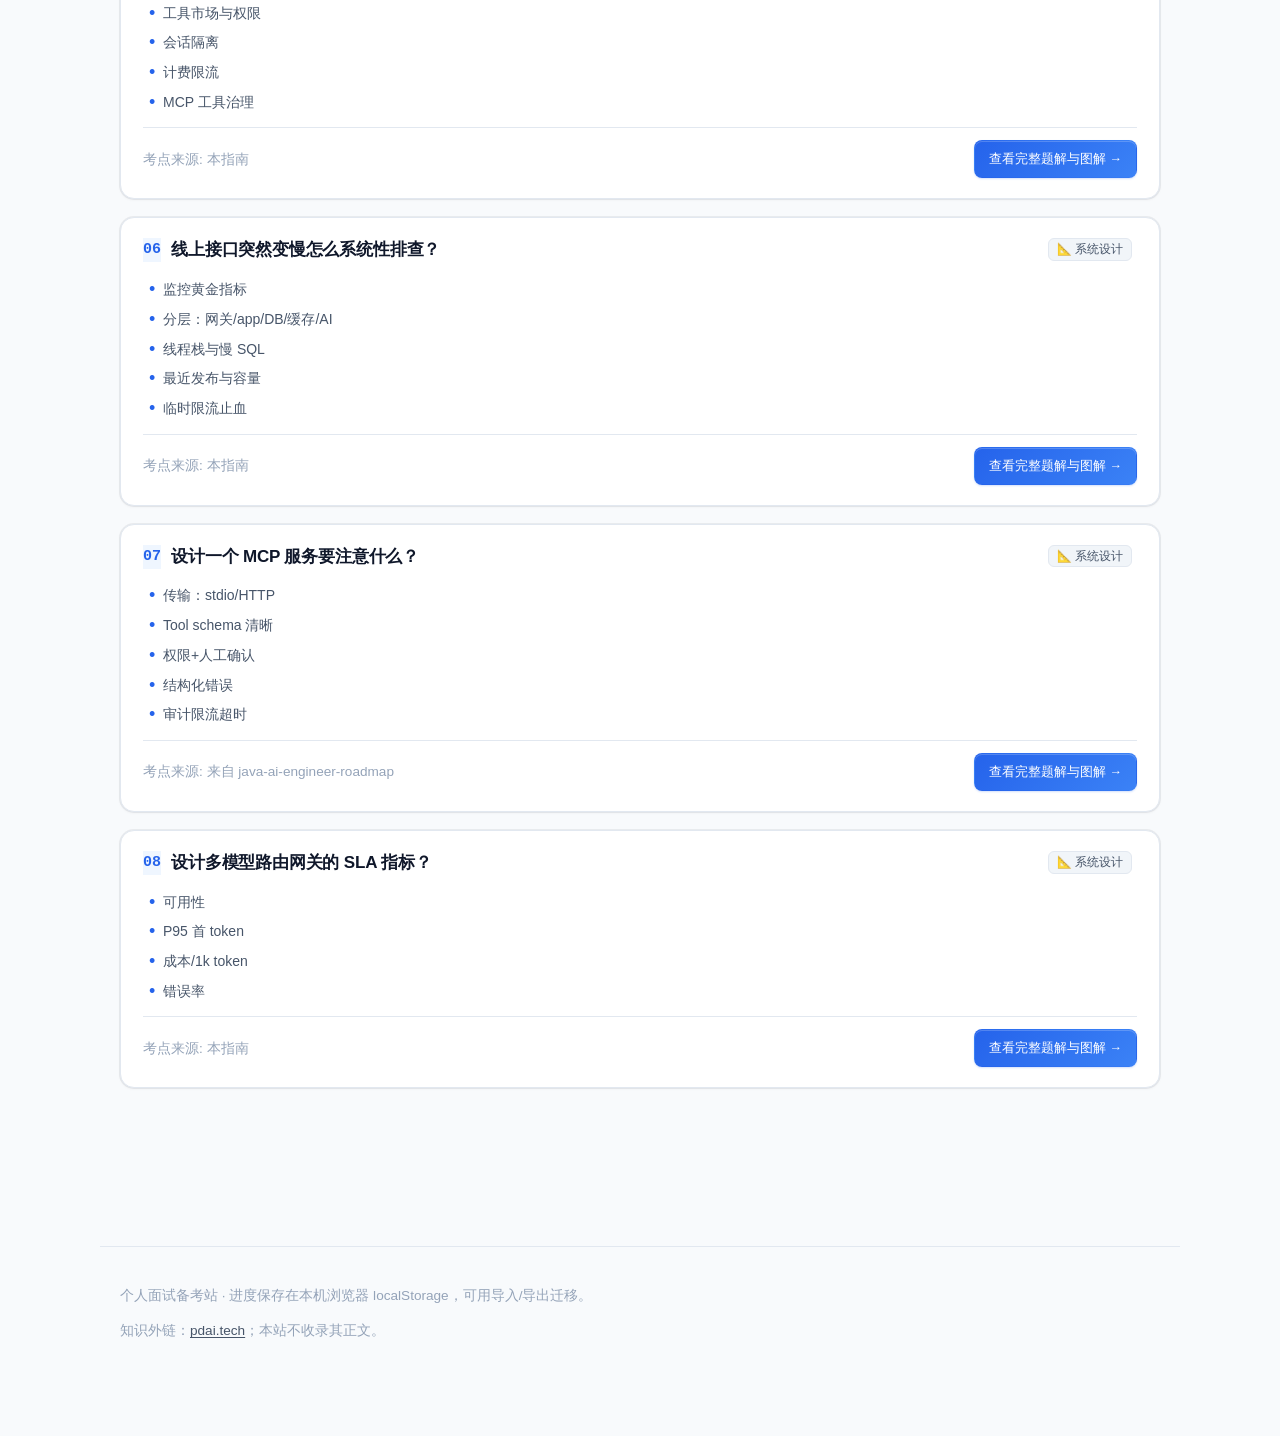
<file: guide/system-design.html>
<!DOCTYPE html>
<html lang="zh-Hans">
<head>
<meta charset="utf-8"/>
<meta name="viewport" content="width=device-width, initial-scale=1"/>
<title>系统设计 · 面试备考</title>
<link rel="stylesheet" href="../css/style.css"/>
</head>
<body>
<nav class="nav">
  <a class="brand" href="../index.html">求职<span> · 面试备考</span></a>
  <div class="links">
    <a href="../index.html">首页</a>
    <a href="../questions.html">题库</a>
    <a href="../practice.html">刷题</a>
    <a href="../progress.html">进度</a>
    <a href="../knowledge.html">知识体系</a>
    <a href="../guide/timeline.html">时间线</a>
    <a href="../guide/projects.html">项目 STAR</a>
    <a href="../guide/system-design.html">系统设计</a>
    <a href="../guide/study-path.html">学习路径</a>
    <a href="../guide/resume.html">简历/学历</a>
    <a href="../guide/job-market.html">广州行情</a>
  </div>
  <div class="tools"><button type="button" class="ghost" id="themeBtn">主题</button></div>
</nav>
<main class="wrap">

<h1>系统设计题</h1>
<p class="muted">来自备考指南的口述框架；也可在题库中按「系统设计」筛选练习。</p>
<div id="sd"></div>

</main>
<div class="footer wrap">
  <p>个人面试备考站 · 进度保存在本机浏览器 localStorage，可用导入/导出迁移。</p>
  <p>知识外链：<a href="https://pdai.tech/" target="_blank" rel="noopener">pdai.tech</a>；本站不收录其正文。</p>
</div>

<script src="../data/questions.js"></script>
<script src="../data/guide.js"></script>
<script src="../data/knowledge.js"></script>
<script src="../js/storage.js"></script>
<script src="../js/common.js"></script>
<script src="../js/guide-pages.js"></script>
<script>
document.getElementById('themeBtn')?.addEventListener('click', () => {
  const cur = AppCommon.state.settings.theme || 'system';
  const next = cur === 'light' ? 'dark' : cur === 'dark' ? 'system' : 'light';
  AppCommon.setTheme(next);
  AppCommon.toast('主题：' + ({light:'浅色',dark:'深色',system:'跟随系统'})[next]);
});
</script>
</body>
</html>
</file>
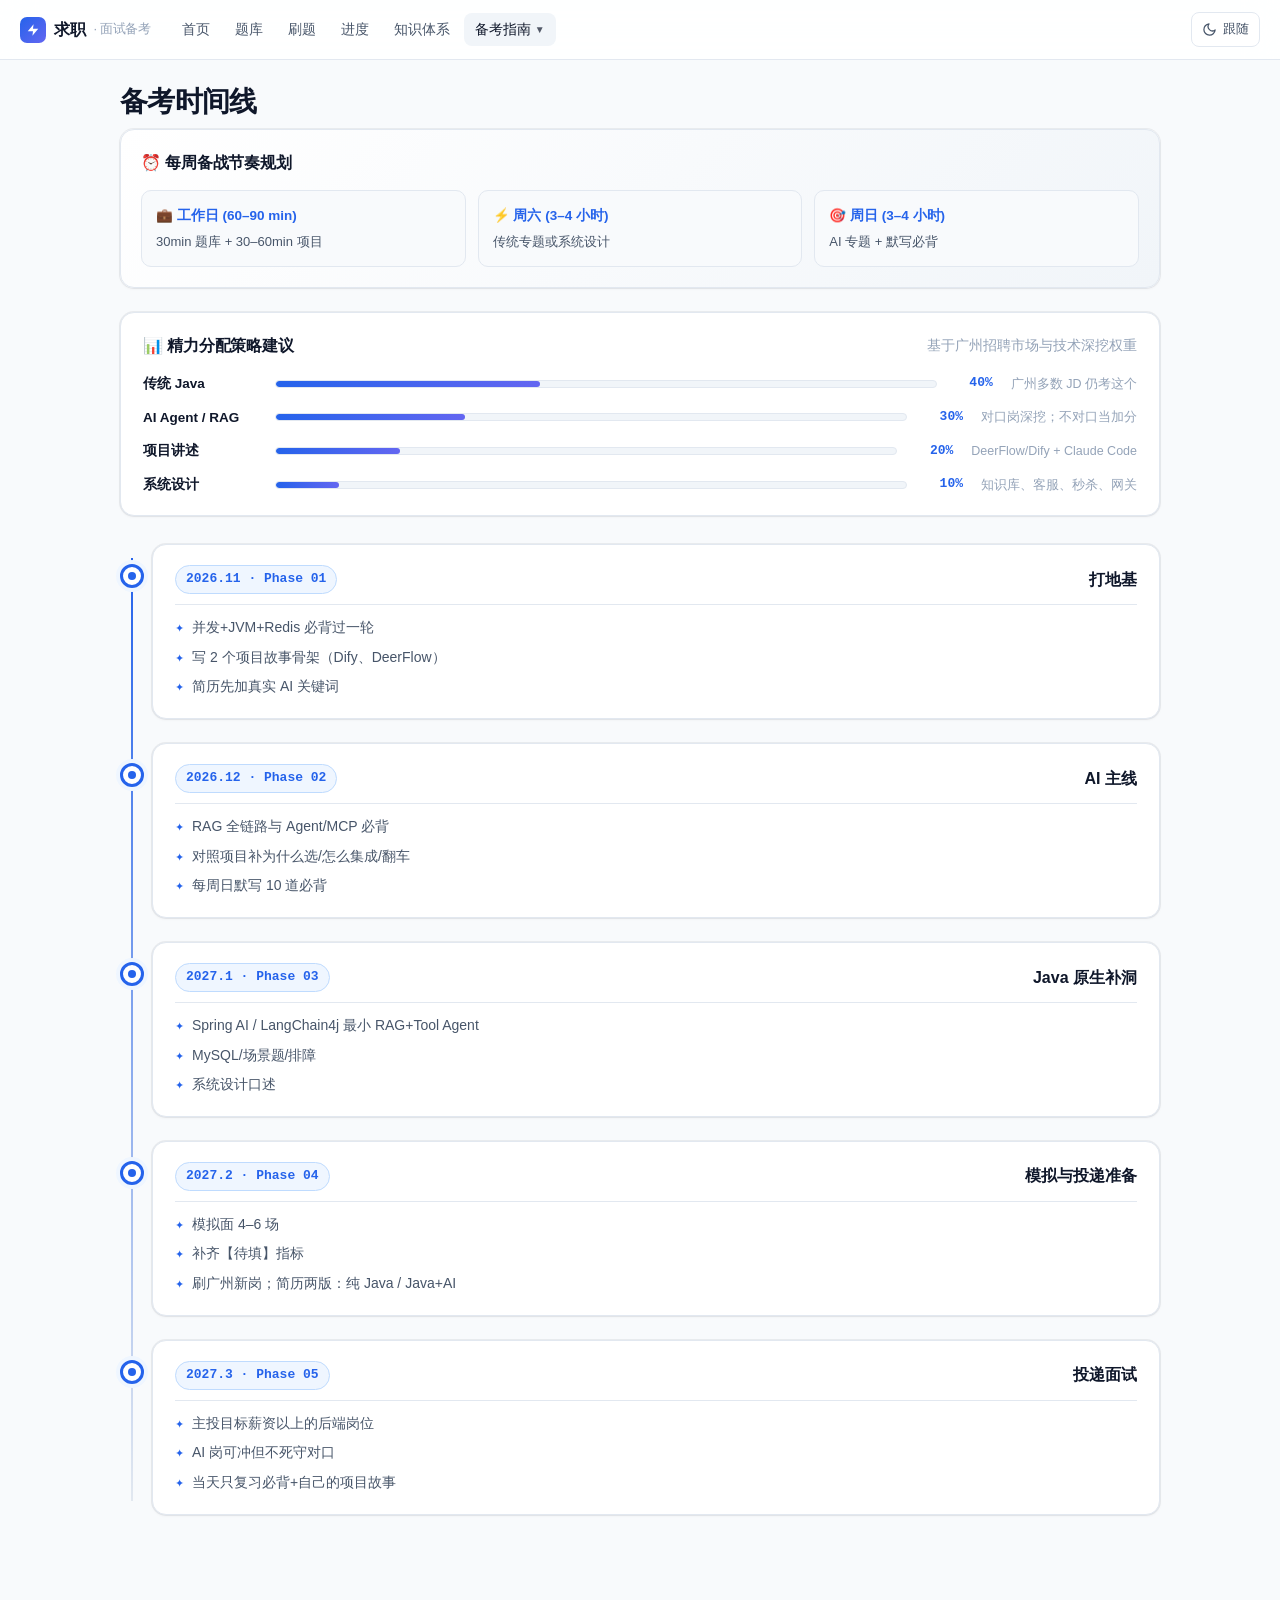
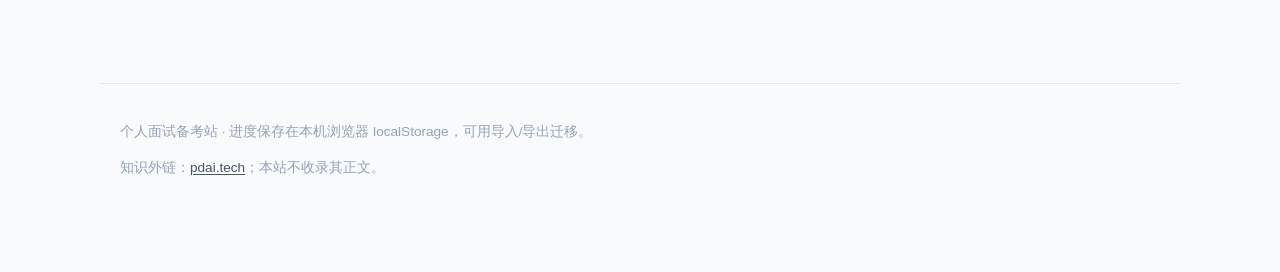
<file: guide/timeline.html>
<!DOCTYPE html>
<html lang="zh-Hans">
<head>
<meta charset="utf-8"/>
<meta name="viewport" content="width=device-width, initial-scale=1"/>
<title>时间线 · 面试备考</title>
<link rel="stylesheet" href="../css/style.css"/>
</head>
<body>
<nav class="nav">
  <a class="brand" href="../index.html">求职<span> · 面试备考</span></a>
  <div class="links">
    <a href="../index.html">首页</a>
    <a href="../questions.html">题库</a>
    <a href="../practice.html">刷题</a>
    <a href="../progress.html">进度</a>
    <a href="../knowledge.html">知识体系</a>
    <a href="../guide/timeline.html">时间线</a>
    <a href="../guide/projects.html">项目 STAR</a>
    <a href="../guide/system-design.html">系统设计</a>
    <a href="../guide/study-path.html">学习路径</a>
    <a href="../guide/resume.html">简历/学历</a>
    <a href="../guide/job-market.html">广州行情</a>
  </div>
  <div class="tools"><button type="button" class="ghost" id="themeBtn">主题</button></div>
</nav>
<main class="wrap">

<h1>备考时间线</h1>
<div id="tl"></div>

</main>
<div class="footer wrap">
  <p>个人面试备考站 · 进度保存在本机浏览器 localStorage，可用导入/导出迁移。</p>
  <p>知识外链：<a href="https://pdai.tech/" target="_blank" rel="noopener">pdai.tech</a>；本站不收录其正文。</p>
</div>

<script src="../data/questions.js"></script>
<script src="../data/guide.js"></script>
<script src="../data/knowledge.js"></script>
<script src="../js/storage.js"></script>
<script src="../js/common.js"></script>
<script src="../js/guide-pages.js"></script>
<script>
document.getElementById('themeBtn')?.addEventListener('click', () => {
  const cur = AppCommon.state.settings.theme || 'system';
  const next = cur === 'light' ? 'dark' : cur === 'dark' ? 'system' : 'light';
  AppCommon.setTheme(next);
  AppCommon.toast('主题：' + ({light:'浅色',dark:'深色',system:'跟随系统'})[next]);
});
</script>
</body>
</html>
</file>
<file: css/style.css>
:root {
  --bg: #f8fafc;
  --bg-elev: #ffffff;
  --bg-elev-2: #f1f5f9;
  --bg-subtle: #f8fafc;
  --text: #0f172a;
  --text2: #475569;
  --text3: #94a3b8;
  --border: #e2e8f0;
  --border-hover: #cbd5e1;
  --border-focus: #3b82f6;
  --accent: #2563eb;
  --accent-hover: #1d4ed8;
  --accent-soft: #eff6ff;
  --accent-border: #bfdbfe;
  --danger: #ef4444;
  --danger-soft: #fef2f2;
  --danger-text: #b91c1c;
  --warn: #f59e0b;
  --warn-soft: #fffbeb;
  --warn-text: #b45309;
  --success: #10b981;
  --success-soft: #ecfdf5;
  --success-text: #047857;
  --radius-sm: 8px;
  --radius: 14px;
  --radius-lg: 18px;
  --shadow-sm: 0 1px 2px 0 rgba(15, 23, 42, 0.05);
  --shadow: 0 4px 6px -1px rgba(15, 23, 42, 0.05), 0 2px 4px -2px rgba(15, 23, 42, 0.05);
  --shadow-md: 0 10px 15px -3px rgba(15, 23, 42, 0.07), 0 4px 6px -4px rgba(15, 23, 42, 0.04);
  --shadow-card: 0 1px 3px 0 rgba(15, 23, 42, 0.05), 0 0 0 1px rgba(15, 23, 42, 0.06);
  --shadow-card-hover: 0 8px 16px -2px rgba(15, 23, 42, 0.08), 0 0 0 1px rgba(37, 99, 235, 0.15);
  --nav-h: 60px;
  --font: -apple-system, BlinkMacSystemFont, "Segoe UI", Roboto, "PingFang SC", "Noto Sans SC", sans-serif;
  --mono: ui-monospace, "SF Mono", Menlo, Consolas, monospace;
  --safe-bottom: env(safe-area-inset-bottom, 0px);
}

html.dark {
  --bg: #090d16;
  --bg-elev: #111827;
  --bg-elev-2: #1e293b;
  --bg-subtle: #0f172a;
  --text: #f1f5f9;
  --text2: #94a3b8;
  --text3: #64748b;
  --border: #1e293b;
  --border-hover: #334155;
  --border-focus: #60a5fa;
  --accent: #3b82f6;
  --accent-hover: #60a5fa;
  --accent-soft: rgba(59, 130, 246, 0.14);
  --accent-border: rgba(59, 130, 246, 0.28);
  --danger: #f87171;
  --danger-soft: rgba(239, 68, 68, 0.14);
  --danger-text: #fca5a5;
  --warn: #fbbf24;
  --warn-soft: rgba(245, 158, 11, 0.14);
  --warn-text: #fcd34d;
  --success: #34d399;
  --success-soft: rgba(16, 185, 129, 0.14);
  --success-text: #6ee7b7;
  --shadow-sm: 0 1px 2px 0 rgba(0, 0, 0, 0.3);
  --shadow: 0 4px 6px -1px rgba(0, 0, 0, 0.3);
  --shadow-md: 0 10px 15px -3px rgba(0, 0, 0, 0.4);
  --shadow-card: 0 1px 3px 0 rgba(0, 0, 0, 0.4), 0 0 0 1px rgba(255, 255, 255, 0.08);
  --shadow-card-hover: 0 8px 20px -2px rgba(0, 0, 0, 0.5), 0 0 0 1px rgba(96, 165, 250, 0.35);
}

* { box-sizing: border-box; }
html { scroll-behavior: smooth; -webkit-text-size-adjust: 100%; }

body {
  margin: 0;
  font-family: var(--font);
  background: var(--bg);
  color: var(--text);
  line-height: 1.6;
  min-height: 100vh;
  font-size: 15px;
  -webkit-font-smoothing: antialiased;
  -moz-osx-font-smoothing: grayscale;
}

/* Base links */
a {
  color: var(--accent);
  text-decoration: none;
  transition: color 0.15s ease;
}
a:hover {
  color: var(--accent-hover);
  text-decoration: none;
}

.wrap {
  max-width: 1080px;
  margin: 0 auto;
  padding: 24px 20px calc(80px + var(--safe-bottom));
}

/* ================= Navbar ================= */
.nav {
  position: sticky;
  top: 0;
  z-index: 50;
  min-height: var(--nav-h);
  background: color-mix(in srgb, var(--bg-elev) 88%, transparent);
  backdrop-filter: blur(16px) saturate(180%);
  -webkit-backdrop-filter: blur(16px) saturate(180%);
  border-bottom: 1px solid var(--border);
  display: flex;
  align-items: center;
  gap: 8px;
  padding: 0 20px;
  transition: border-color 0.2s ease, background 0.2s ease;
}

.nav .brand {
  display: inline-flex;
  align-items: center;
  gap: 8px;
  font-weight: 700;
  font-size: 16px;
  color: var(--text);
  white-space: nowrap;
  letter-spacing: -0.02em;
  margin-right: 12px;
}
.nav .brand .brand-badge {
  display: inline-flex;
  align-items: center;
  justify-content: center;
  width: 26px;
  height: 26px;
  border-radius: 7px;
  background: linear-gradient(135deg, var(--accent), #6366f1);
  color: #fff;
  font-size: 14px;
}
.nav .brand span {
  color: var(--text3);
  font-weight: 400;
  font-size: 13px;
}

.nav .links {
  display: flex;
  align-items: center;
  flex-wrap: wrap;
  gap: 3px;
  flex: 1;
}

.nav .links a {
  color: var(--text2);
  padding: 6px 11px;
  border-radius: 8px;
  font-size: 13.5px;
  font-weight: 500;
  white-space: nowrap;
  transition: all 0.15s ease;
}
.nav .links a:hover {
  background: var(--bg-elev-2);
  color: var(--text);
}
.nav .links a.active {
  background: var(--accent-soft);
  color: var(--accent);
  font-weight: 600;
}

/* Guide Dropdown in Nav */
.nav-dropdown {
  position: relative;
  display: inline-flex;
  align-items: center;
}
.nav-dropdown-btn {
  display: inline-flex;
  align-items: center;
  gap: 4px;
  color: var(--text2);
  padding: 6px 11px;
  border-radius: 8px;
  font-size: 13.5px;
  font-weight: 500;
  cursor: pointer;
  border: none;
  background: transparent;
  min-height: auto;
}
.nav-dropdown-btn:hover, .nav-dropdown.active .nav-dropdown-btn {
  background: var(--bg-elev-2);
  color: var(--text);
}
.nav-dropdown-menu {
  display: none;
  position: absolute;
  top: calc(100% + 4px);
  left: 0;
  min-width: 160px;
  background: var(--bg-elev);
  border: 1px solid var(--border);
  border-radius: 10px;
  box-shadow: var(--shadow-md);
  padding: 6px;
  z-index: 100;
  animation: fadeIn 0.15s ease;
}
.nav-dropdown:hover .nav-dropdown-menu,
.nav-dropdown:focus-within .nav-dropdown-menu {
  display: flex;
  flex-direction: column;
  gap: 2px;
}
.nav-dropdown-menu a {
  color: var(--text2);
  padding: 7px 10px;
  border-radius: 6px;
  font-size: 13px;
  transition: all 0.15s ease;
}
.nav-dropdown-menu a:hover {
  background: var(--accent-soft);
  color: var(--accent);
}

.nav .tools {
  display: flex;
  gap: 8px;
  align-items: center;
  margin-left: auto;
}

.nav-toggle {
  display: none;
  width: 38px;
  height: 38px;
  align-items: center;
  justify-content: center;
  border: 1px solid var(--border);
  border-radius: 9px;
  background: var(--bg-elev);
  color: var(--text);
  font-size: 18px;
  cursor: pointer;
}

/* ================= Buttons ================= */
button, .btn {
  font: inherit;
  font-size: 13.5px;
  font-weight: 500;
  cursor: pointer;
  border: 1px solid var(--border);
  background: var(--bg-elev);
  color: var(--text);
  border-radius: var(--radius-sm);
  padding: 8px 14px;
  min-height: 38px;
  display: inline-flex;
  align-items: center;
  justify-content: center;
  gap: 6px;
  transition: all 0.18s cubic-bezier(0.16, 1, 0.3, 1);
  user-select: none;
}
button:hover, .btn:hover {
  background: var(--bg-elev-2);
  border-color: var(--border-hover);
  color: var(--text);
}
button:active, .btn:active {
  transform: scale(0.98);
}
button.primary, .btn.primary {
  background: linear-gradient(135deg, var(--accent), #3b82f6);
  color: #ffffff;
  border-color: transparent;
  box-shadow: 0 1px 2px rgba(37, 99, 235, 0.2), inset 0 1px 0 rgba(255, 255, 255, 0.2);
}
button.primary:hover, .btn.primary:hover {
  opacity: 0.94;
  box-shadow: 0 4px 10px rgba(37, 99, 235, 0.3);
}
button.ghost, .btn.ghost {
  background: transparent;
  border-color: transparent;
  color: var(--text2);
}
button.ghost:hover, .btn.ghost:hover {
  background: var(--bg-elev-2);
  color: var(--text);
}
button:disabled, .btn:disabled {
  opacity: 0.45;
  cursor: not-allowed;
  transform: none !important;
}
label.btn { cursor: pointer; }

/* Theme toggle button */
#themeBtn {
  min-height: 34px;
  padding: 6px 10px;
  border-radius: 8px;
  border: 1px solid var(--border);
  background: var(--bg-elev);
  color: var(--text2);
  font-size: 13px;
  display: inline-flex;
  align-items: center;
  gap: 6px;
}
#themeBtn:hover {
  background: var(--bg-elev-2);
  color: var(--text);
}

/* ================= Cards & Containers ================= */
.card {
  background: var(--bg-elev);
  border: 1px solid var(--border);
  border-radius: var(--radius);
  padding: 20px 22px;
  box-shadow: var(--shadow-card);
  margin-bottom: 14px;
  width: 100%;
  transition: border-color 0.2s ease, box-shadow 0.2s ease;
}

/* ================= Typography ================= */
h1 {
  font-size: 1.75rem;
  font-weight: 750;
  margin: 0 0 10px;
  line-height: 1.25;
  letter-spacing: -0.025em;
  color: var(--text);
}
h2 {
  font-size: 1.25rem;
  font-weight: 700;
  margin: 28px 0 12px;
  letter-spacing: -0.015em;
  color: var(--text);
}
h3 {
  font-size: 1.05rem;
  font-weight: 650;
  margin: 0 0 10px;
  letter-spacing: -0.01em;
  color: var(--text);
}
.muted {
  color: var(--text2);
  font-size: 0.95rem;
  line-height: 1.6;
}
.tiny {
  color: var(--text3);
  font-size: 0.85rem;
}

/* ================= Grids & Metrics ================= */
.grid { display: grid; gap: 14px; }
.grid.cols-3 { grid-template-columns: repeat(3, 1fr); }
.grid.cols-2 { grid-template-columns: repeat(2, 1fr); }

.metric {
  text-align: left;
  padding: 18px 20px;
  background: var(--bg-elev);
  border: 1px solid var(--border);
  border-radius: var(--radius);
  position: relative;
  overflow: hidden;
}
.metric::before {
  content: "";
  position: absolute;
  top: 0; left: 0; right: 0;
  height: 3px;
  background: linear-gradient(90deg, var(--accent), #6366f1);
  opacity: 0.85;
}
.metric .v {
  font-size: 1.85rem;
  font-weight: 800;
  letter-spacing: -0.03em;
  color: var(--text);
  line-height: 1.2;
}
.metric .l {
  color: var(--text2);
  font-size: 0.88rem;
  font-weight: 500;
  margin-top: 4px;
}
.metric .tiny {
  margin-top: 2px;
}

/* ================= Filters & Inputs ================= */
.filters {
  display: flex;
  flex-wrap: wrap;
  gap: 10px;
  margin: 16px 0;
  align-items: center;
}
.filters input[type=search],
.filters select,
textarea,
input[type=text] {
  font: inherit;
  font-size: 14px;
  padding: 8px 12px;
  border-radius: 9px;
  border: 1px solid var(--border);
  background: var(--bg-elev);
  color: var(--text);
  min-width: 0;
  min-height: 38px;
  transition: border-color 0.15s ease, box-shadow 0.15s ease;
}
.filters input[type=search]:focus,
.filters select:focus,
textarea:focus,
input[type=text]:focus {
  outline: none;
  border-color: var(--border-focus);
  box-shadow: 0 0 0 3px rgba(37, 99, 235, 0.12);
}
.filters input[type=search] {
  flex: 1 1 200px;
  background-image: url("data:image/svg+xml,%3Csvg xmlns='http://www.w3.org/2000/svg' fill='none' viewBox='0 0 24 24' stroke='%2394a3b8' stroke-width='2'%3E%3Cpath stroke-linecap='round' stroke-linejoin='round' d='M21 21l-5.197-5.197m0 0A7.5 7.5 0 105.196 5.196a7.5 7.5 0 0010.607 10.607z'/%3E%3C/svg%3E");
  background-repeat: no-repeat;
  background-position: 10px center;
  background-size: 16px 16px;
  padding-left: 34px;
}
.filters select {
  flex: 1 1 130px;
  cursor: pointer;
}
.filters label {
  display: inline-flex;
  align-items: center;
  gap: 6px;
  font-size: 13.5px;
  color: var(--text2);
  user-select: none;
  cursor: pointer;
  padding: 0 4px;
}
.filters input[type=checkbox] {
  width: 16px;
  height: 16px;
  accent-color: var(--accent);
  cursor: pointer;
}

/* ================= Tags ================= */
.tag {
  display: inline-flex;
  align-items: center;
  font-size: 12px;
  font-weight: 500;
  padding: 2px 8px;
  border-radius: 6px;
  background: var(--bg-elev-2);
  color: var(--text2);
  margin: 0 5px 6px 0;
  border: 1px solid var(--border);
  line-height: 1.4;
}
.tag.p-必背 {
  background: var(--danger-soft);
  color: var(--danger-text);
  border-color: rgba(239, 68, 68, 0.25);
  font-weight: 600;
}
.tag.p-重点 {
  background: var(--warn-soft);
  color: var(--warn-text);
  border-color: rgba(245, 158, 11, 0.25);
  font-weight: 600;
}
.tag.p-了解 {
  background: var(--bg-elev-2);
  color: var(--text3);
  border-color: var(--border);
}

/* ================= Question Item Cards ================= */
.q-item {
  position: relative;
  transition: transform 0.2s cubic-bezier(0.16, 1, 0.3, 1), box-shadow 0.2s ease, border-color 0.2s ease;
}
.q-item:hover {
  border-color: var(--border-hover);
  box-shadow: var(--shadow-card-hover);
}
.q-item .q-title {
  font-weight: 650;
  margin: 8px 0 6px;
  font-size: 1.1rem;
  line-height: 1.45;
  color: var(--text);
}
.q-item .q-title a {
  color: inherit;
  transition: color 0.15s ease;
}
.q-item .q-title a:hover {
  color: var(--accent);
}
.q-item .points {
  margin: 12px 0 0;
  padding-left: 1.25em;
  color: var(--text2);
  font-size: 14.5px;
}
.q-item .points li {
  margin: 6px 0;
  line-height: 1.55;
}
.q-item .ext-link {
  display: inline-block;
  margin-top: 10px;
  font-size: 0.82rem;
  color: var(--text3);
}
.q-item .ext-link a {
  color: var(--text3);
  text-decoration: underline;
  text-underline-offset: 3px;
}
.q-item .ext-link a:hover {
  color: var(--accent);
}

.q-actions {
  display: flex;
  flex-wrap: wrap;
  gap: 10px;
  margin-top: 14px;
  align-items: center;
  justify-content: space-between;
}

/* Segmented Control (未学 / 模糊 / 掌握) */
.seg {
  display: inline-flex;
  background: var(--bg-elev-2);
  border: 1px solid var(--border);
  border-radius: 9px;
  padding: 3px;
  gap: 2px;
}
.seg button {
  border: none;
  border-radius: 6px;
  padding: 5px 12px;
  background: transparent;
  min-height: 28px;
  min-width: 50px;
  font-size: 12.5px;
  font-weight: 500;
  color: var(--text2);
  transition: all 0.15s ease;
}
.seg button:hover {
  background: rgba(127, 127, 127, 0.08);
  color: var(--text);
}
.seg button.on-未学 {
  background: var(--bg-elev);
  color: var(--text);
  box-shadow: var(--shadow-sm);
  font-weight: 600;
}
.seg button.on-模糊 {
  background: var(--warn-soft);
  color: var(--warn-text);
  box-shadow: var(--shadow-sm);
  font-weight: 600;
}
.seg button.on-掌握 {
  background: var(--success-soft);
  color: var(--success-text);
  box-shadow: var(--shadow-sm);
  font-weight: 600;
}

/* Note in Question card */
.note-toggle-btn {
  font-size: 12.5px;
  padding: 4px 10px;
  min-height: 28px;
  border-radius: 6px;
  color: var(--text3);
  background: transparent;
  border: 1px dashed var(--border);
}
.note-toggle-btn:hover {
  color: var(--text2);
  border-color: var(--border-hover);
  background: var(--bg-elev-2);
}
.note {
  width: 100%;
  min-height: 64px;
  margin-top: 10px;
  font-size: 13.5px;
  border-radius: 8px;
  resize: vertical;
}

/* Detail badge */
.d-badge {
  display: inline-flex;
  align-items: center;
  font-size: 11.5px;
  font-weight: 600;
  padding: 2px 7px;
  margin-left: 8px;
  border-radius: 99px;
  background: var(--success-soft);
  color: var(--success-text);
  border: 1px solid rgba(16, 185, 129, 0.2);
  vertical-align: middle;
}

/* ================= Practice (Flashcard) ================= */
.flash {
  min-height: min(60vh, 480px);
  display: flex;
  flex-direction: column;
  justify-content: center;
  align-items: center;
  text-align: center;
  padding: 36px 24px;
  position: relative;
  border-radius: var(--radius-lg);
  box-shadow: var(--shadow-md);
  border: 1px solid var(--border);
  background: var(--bg-elev);
}
.flash .q {
  font-size: 1.45rem;
  font-weight: 700;
  margin-bottom: 20px;
  line-height: 1.4;
  letter-spacing: -0.015em;
  max-width: 720px;
}
.flash .meta {
  margin-bottom: 16px;
  color: var(--text3);
  font-size: 13.5px;
}
.flash #fPoints {
  width: 100%;
  max-width: 680px;
  background: var(--bg-elev-2);
  border-radius: 10px;
  padding: 16px 20px;
  margin: 16px 0;
  border: 1px solid var(--border);
  text-align: left;
  animation: fadeIn 0.2s ease;
}
.flash .flash-actions {
  margin-top: 20px;
  display: grid;
  grid-template-columns: repeat(4, 1fr);
  gap: 10px;
  width: 100%;
  max-width: 520px;
}
.flash .flash-actions .span2 {
  grid-column: 1 / -1;
  font-size: 15px;
  font-weight: 600;
  padding: 12px;
}
.flash .flash-actions button {
  width: 100%;
}

/* Shortcut tags */
.kbd {
  display: inline-block;
  padding: 2px 5px;
  font-size: 11px;
  font-family: var(--mono);
  line-height: 1;
  color: var(--text3);
  background: var(--bg-elev-2);
  border: 1px solid var(--border);
  border-radius: 4px;
  box-shadow: 0 1px 0 rgba(0,0,0,0.1);
  margin-left: 4px;
}

/* ================= Progress Bars & Lists ================= */
.progress-bar {
  height: 8px;
  background: var(--bg-elev-2);
  border-radius: 99px;
  overflow: hidden;
  border: 1px solid var(--border);
}
.progress-bar > i {
  display: block;
  height: 100%;
  background: linear-gradient(90deg, var(--accent), #6366f1);
  border-radius: 99px;
  transition: width 0.3s ease;
}

.list-check {
  list-style: none;
  padding: 0;
  margin: 0;
}
.list-check li {
  display: flex;
  gap: 12px;
  align-items: flex-start;
  padding: 12px 0;
  border-bottom: 1px solid var(--border);
}
.list-check li:last-child {
  border-bottom: none;
}
.list-check input[type=checkbox] {
  margin-top: 4px;
  width: 18px;
  height: 18px;
  accent-color: var(--accent);
  cursor: pointer;
}

/* ================= Topic Grid (Knowledge) ================= */
.topic-grid {
  display: grid;
  grid-template-columns: repeat(auto-fill, minmax(170px, 1fr));
  gap: 12px;
}
.topic-card {
  display: flex;
  flex-direction: column;
  justify-content: space-between;
  padding: 16px 18px;
  border: 1px solid var(--border);
  border-radius: var(--radius);
  background: var(--bg-elev);
  color: inherit;
  text-decoration: none;
  min-height: 96px;
  box-shadow: var(--shadow-sm);
  transition: all 0.2s cubic-bezier(0.16, 1, 0.3, 1);
  position: relative;
  overflow: hidden;
}
.topic-card:hover {
  border-color: var(--accent);
  box-shadow: var(--shadow-card-hover);
  transform: translateY(-2px);
  text-decoration: none;
}
.topic-card .n {
  font-size: 1.6rem;
  font-weight: 800;
  letter-spacing: -0.02em;
  color: var(--accent);
  line-height: 1.1;
}
.topic-card .t {
  font-weight: 650;
  font-size: 14.5px;
  margin-top: 6px;
  color: var(--text);
}
.topic-card .s {
  color: var(--text3);
  font-size: 0.82rem;
  margin-top: 4px;
}

/* ================= Detail Page ================= */
.detail h1 {
  font-size: 1.5rem;
  line-height: 1.4;
  margin: 8px 0 16px;
}
.d-top {
  display: flex;
  justify-content: space-between;
  align-items: center;
  margin-bottom: 12px;
  font-size: 14px;
}
.d-top a {
  display: inline-flex;
  align-items: center;
  gap: 4px;
  font-weight: 500;
}
.d-sec {
  position: relative;
}
.d-sec h2 {
  font-size: 1.15rem;
  margin: 0 0 12px;
  display: flex;
  align-items: center;
  gap: 8px;
}
.d-sec p {
  line-height: 1.8;
  margin: 8px 0;
}
.d-sec details {
  margin: 10px 0;
  padding: 10px 14px;
  border-radius: 9px;
  background: var(--bg-elev-2);
  border: 1px solid var(--border);
  transition: background 0.15s ease;
}
.d-sec summary {
  cursor: pointer;
  font-weight: 600;
  color: var(--text);
  user-select: none;
}
.d-sec summary:hover {
  color: var(--accent);
}
.d-sec details[open] {
  background: var(--bg-elev);
}
.d-sec details p {
  margin-top: 8px;
  color: var(--text2);
}

/* Code block with copy button */
.code-wrap {
  position: relative;
  margin: 10px 0;
}
pre.code {
  overflow-x: auto;
  padding: 16px;
  border-radius: 10px;
  background: #0f172a;
  color: #e2e8f0;
  font-family: var(--mono);
  font-size: 13.5px;
  line-height: 1.6;
  -webkit-overflow-scrolling: touch;
  border: 1px solid rgba(255, 255, 255, 0.08);
}
.copy-code-btn {
  position: absolute;
  top: 8px;
  right: 8px;
  padding: 4px 8px;
  min-height: 26px;
  font-size: 12px;
  background: rgba(255, 255, 255, 0.1);
  color: #e2e8f0;
  border: 1px solid rgba(255, 255, 255, 0.2);
  border-radius: 6px;
  cursor: pointer;
  opacity: 0.75;
  transition: opacity 0.15s ease, background 0.15s ease;
}
.copy-code-btn:hover {
  opacity: 1;
  background: rgba(255, 255, 255, 0.2);
}

.d-nav {
  display: flex;
  justify-content: space-between;
  gap: 12px;
  margin: 24px 0 40px;
}
.d-nav .btn {
  padding: 10px 18px;
}
.d-nav .btn.disabled {
  opacity: 0.35;
  pointer-events: none;
}

mark {
  background: #fef08a;
  color: #854d0e;
  padding: 2px 6px;
  border-radius: 4px;
}
html.dark mark {
  background: #713f12;
  color: #fef08a;
}

/* ================= Toast ================= */
.toast {
  position: fixed;
  bottom: calc(28px + var(--safe-bottom));
  left: 50%;
  transform: translateX(-50%);
  background: var(--text);
  color: var(--bg);
  padding: 10px 20px;
  border-radius: 99px;
  z-index: 100;
  font-size: 13.5px;
  font-weight: 500;
  box-shadow: var(--shadow-md);
  max-width: 90vw;
  animation: toastIn 0.2s cubic-bezier(0.16, 1, 0.3, 1);
}

@keyframes toastIn {
  from { opacity: 0; transform: translate(-50%, 10px); }
  to { opacity: 1; transform: translate(-50%, 0); }
}
@keyframes fadeIn {
  from { opacity: 0; }
  to { opacity: 1; }
}

/* ================= Footer ================= */
.footer {
  margin-top: 60px;
  color: var(--text3);
  font-size: 0.85rem;
  border-top: 1px solid var(--border);
  padding-top: 24px;
  line-height: 1.6;
}
.footer a {
  color: var(--text2);
  text-decoration: underline;
  text-underline-offset: 2px;
}
.footer a:hover {
  color: var(--accent);
}

.hidden { display: none !important; }

/* ================= Back to Top ================= */
.back-to-top {
  position: fixed;
  bottom: calc(24px + var(--safe-bottom));
  right: 24px;
  width: 42px;
  height: 42px;
  border-radius: 50%;
  background: var(--bg-elev);
  border: 1px solid var(--border);
  color: var(--text2);
  display: flex;
  align-items: center;
  justify-content: center;
  cursor: pointer;
  box-shadow: var(--shadow-md);
  opacity: 0;
  visibility: hidden;
  transform: translateY(12px);
  transition: opacity 0.2s ease, transform 0.2s ease, background 0.2s ease, color 0.2s ease;
  z-index: 80;
}
.back-to-top.visible {
  opacity: 1;
  visibility: visible;
  transform: translateY(0);
}
.back-to-top:hover {
  background: var(--accent);
  color: #ffffff;
  border-color: var(--accent);
  box-shadow: 0 4px 12px rgba(37, 99, 235, 0.35);
}

/* ================= Guide Pages UI ================= */

/* Timeline Components */
.timeline-track {
  position: relative;
  padding-left: 32px;
  margin: 28px 0;
}
.timeline-track::before {
  content: "";
  position: absolute;
  left: 11px;
  top: 14px;
  bottom: 14px;
  width: 2px;
  background: linear-gradient(to bottom, var(--accent), var(--border));
}
.timeline-item {
  position: relative;
  margin-bottom: 24px;
}
.timeline-dot {
  position: absolute;
  left: -32px;
  top: 20px;
  width: 24px;
  height: 24px;
  border-radius: 50%;
  background: var(--bg-elev);
  border: 3px solid var(--accent);
  box-shadow: 0 0 0 4px var(--accent-soft);
  display: flex;
  align-items: center;
  justify-content: center;
  z-index: 2;
}
.timeline-dot::after {
  content: "";
  width: 8px;
  height: 8px;
  border-radius: 50%;
  background: var(--accent);
}
.timeline-card {
  margin: 0;
  transition: transform 0.15s ease, box-shadow 0.15s ease;
}
.timeline-card:hover {
  transform: translateX(3px);
  box-shadow: var(--shadow-md);
}
.timeline-header {
  display: flex;
  align-items: center;
  justify-content: space-between;
  flex-wrap: wrap;
  gap: 8px;
  margin-bottom: 12px;
  padding-bottom: 10px;
  border-bottom: 1px solid var(--border);
}
.timeline-month {
  font-family: var(--mono);
  font-size: 13px;
  font-weight: 700;
  color: var(--accent);
  background: var(--accent-soft);
  padding: 3px 10px;
  border-radius: 99px;
  border: 1px solid var(--accent-border);
}
.timeline-list {
  list-style: none;
  padding: 0;
  margin: 0;
  display: flex;
  flex-direction: column;
  gap: 8px;
}
.timeline-list li {
  display: flex;
  align-items: flex-start;
  gap: 8px;
  font-size: 14px;
  color: var(--text2);
  line-height: 1.55;
}
.timeline-list li::before {
  content: "✦";
  color: var(--accent);
  font-size: 11px;
  margin-top: 3px;
  flex-shrink: 0;
}

/* Weekly & Priority Splits */
.guide-banner {
  background: linear-gradient(135deg, var(--bg-elev), var(--bg-elev-2));
  border: 1px solid var(--border);
  border-radius: var(--radius);
  padding: 20px;
  margin-bottom: 24px;
  box-shadow: var(--shadow-card);
}
.weekly-grid {
  display: grid;
  grid-template-columns: repeat(3, 1fr);
  gap: 12px;
  margin-top: 14px;
}
.weekly-slot {
  background: var(--bg);
  border: 1px solid var(--border);
  border-radius: 10px;
  padding: 14px;
}
.weekly-slot .day {
  font-weight: 700;
  font-size: 13.5px;
  color: var(--accent);
  margin-bottom: 6px;
}
.weekly-slot .desc {
  font-size: 13px;
  color: var(--text2);
  line-height: 1.55;
}
.priority-split-list {
  display: flex;
  flex-direction: column;
  gap: 12px;
  margin-top: 14px;
}
.priority-row {
  display: flex;
  align-items: center;
  gap: 12px;
}
.priority-name {
  width: 120px;
  font-size: 13.5px;
  font-weight: 600;
  color: var(--text);
  white-space: nowrap;
}
.priority-bar-wrap {
  flex: 1;
}
.priority-pct {
  width: 44px;
  font-size: 13px;
  font-weight: 700;
  font-family: var(--mono);
  color: var(--accent);
  text-align: right;
}
.priority-note {
  font-size: 12.5px;
  color: var(--text3);
  margin-left: 6px;
}

/* Projects STAR Redesign */
.star-card {
  position: relative;
  margin-bottom: 24px;
  border: 1px solid var(--border);
  background: var(--bg-elev);
  border-radius: var(--radius);
  padding: 22px;
  box-shadow: var(--shadow-card);
  transition: border-color 0.2s ease, box-shadow 0.2s ease;
}
.star-card:hover {
  border-color: var(--border-hover);
  box-shadow: var(--shadow);
}
.star-top {
  display: flex;
  align-items: center;
  justify-content: space-between;
  flex-wrap: wrap;
  gap: 12px;
  margin-bottom: 16px;
  padding-bottom: 14px;
  border-bottom: 1px solid var(--border);
}
.star-title-group {
  display: flex;
  align-items: center;
  gap: 10px;
}
.star-title-group h3 {
  margin: 0;
  font-size: 18px;
  font-weight: 700;
  color: var(--text);
}
.star-grid {
  display: grid;
  grid-template-columns: repeat(2, 1fr);
  gap: 14px;
  margin-bottom: 16px;
}
.star-box {
  background: var(--bg);
  border: 1px solid var(--border);
  border-radius: 10px;
  padding: 12px 14px;
  display: flex;
  flex-direction: column;
  transition: border-color 0.15s ease, box-shadow 0.15s ease;
}
.star-box:focus-within {
  border-color: var(--accent);
  box-shadow: 0 0 0 3px var(--accent-soft);
  background: var(--bg-elev);
}
.star-box-header {
  display: flex;
  align-items: center;
  justify-content: space-between;
  margin-bottom: 8px;
}
.star-pill {
  display: inline-flex;
  align-items: center;
  gap: 6px;
  font-size: 12px;
  font-weight: 700;
  border-radius: 6px;
  padding: 3px 8px;
}
.star-pill.s { background: rgba(59, 130, 246, 0.12); color: #2563eb; }
.star-pill.t { background: rgba(168, 85, 247, 0.12); color: #9333ea; }
.star-pill.a { background: rgba(16, 185, 129, 0.12); color: #059669; }
.star-pill.r { background: rgba(245, 158, 11, 0.12); color: #d97706; }

html.dark .star-pill.s { color: #60a5fa; }
html.dark .star-pill.t { color: #c084fc; }
html.dark .star-pill.a { color: #34d399; }
html.dark .star-pill.r { color: #fbbf24; }

.star-box textarea {
  width: 100%;
  min-height: 95px;
  border: none;
  background: transparent;
  color: var(--text);
  font-family: inherit;
  font-size: 13.5px;
  line-height: 1.6;
  resize: vertical;
  padding: 0;
  outline: none;
}
.star-followup-box {
  background: var(--bg);
  border: 1px dashed var(--border);
  border-radius: 10px;
  padding: 14px 16px;
  margin-top: 12px;
}
.star-followup-box .title {
  font-size: 13px;
  font-weight: 700;
  color: var(--text2);
  margin-bottom: 10px;
  display: flex;
  align-items: center;
  gap: 6px;
}
.followup-tags {
  display: flex;
  flex-wrap: wrap;
  gap: 8px;
}
.followup-item {
  font-size: 13px;
  color: var(--text);
  background: var(--bg-elev);
  border: 1px solid var(--border);
  padding: 6px 12px;
  border-radius: 8px;
  line-height: 1.4;
}

/* System Design Cards */
.sd-card {
  margin-bottom: 18px;
  transition: transform 0.15s ease, box-shadow 0.15s ease;
}
.sd-card:hover {
  transform: translateY(-2px);
  box-shadow: var(--shadow-md);
}
.sd-header {
  display: flex;
  align-items: flex-start;
  justify-content: space-between;
  gap: 12px;
  margin-bottom: 12px;
}
.sd-header h3 {
  margin: 0;
  font-size: 17px;
  font-weight: 700;
  color: var(--text);
  line-height: 1.45;
}
.sd-points {
  list-style: none;
  padding: 0;
  margin: 0 0 14px;
  display: flex;
  flex-direction: column;
  gap: 8px;
}
.sd-points li {
  position: relative;
  padding-left: 20px;
  font-size: 14px;
  color: var(--text2);
  line-height: 1.55;
}
.sd-points li::before {
  content: "•";
  position: absolute;
  left: 6px;
  color: var(--accent);
  font-size: 18px;
  line-height: 1;
  top: 1px;
}
.sd-footer {
  display: flex;
  align-items: center;
  justify-content: space-between;
  flex-wrap: wrap;
  gap: 10px;
  padding-top: 12px;
  border-top: 1px solid var(--border);
  font-size: 12.5px;
}

/* Study Path Roadmap */
.roadmap-container {
  margin: 20px 0;
}
.roadmap-step {
  position: relative;
  display: flex;
  gap: 16px;
  margin-bottom: 18px;
}
.roadmap-badge {
  width: 44px;
  height: 44px;
  border-radius: 12px;
  background: var(--accent-soft);
  color: var(--accent);
  font-family: var(--mono);
  font-weight: 700;
  font-size: 15px;
  display: flex;
  align-items: center;
  justify-content: center;
  flex-shrink: 0;
  border: 1px solid var(--accent-border);
}
.roadmap-body {
  flex: 1;
  background: var(--bg-elev);
  border: 1px solid var(--border);
  border-radius: var(--radius);
  padding: 16px 18px;
  box-shadow: var(--shadow-card);
}
.roadmap-body .time {
  font-family: var(--mono);
  font-size: 12px;
  font-weight: 700;
  color: var(--accent);
  margin-bottom: 4px;
}
.roadmap-body .repo {
  font-size: 15px;
  font-weight: 700;
  color: var(--text);
  margin-bottom: 6px;
}
.roadmap-body .focus {
  font-size: 13.5px;
  color: var(--text2);
  line-height: 1.5;
}
.demo-spotlight {
  background: linear-gradient(135deg, rgba(99, 102, 241, 0.08), rgba(16, 185, 129, 0.08));
  border: 1px solid rgba(99, 102, 241, 0.25);
  border-radius: var(--radius);
  padding: 22px;
  margin-top: 28px;
}

/* Resume Cards */
.edu-highlight {
  border-left: 4px solid var(--accent);
  background: var(--bg-elev);
  padding: 18px 20px;
  border-radius: 0 var(--radius) var(--radius) 0;
  border: 1px solid var(--border);
  border-left-width: 4px;
  margin-bottom: 20px;
}
.kw-cloud {
  display: flex;
  flex-wrap: wrap;
  gap: 8px;
  margin: 14px 0 6px;
}
.kw-pill {
  font-size: 13px;
  font-weight: 500;
  padding: 6px 14px;
  background: var(--bg);
  border: 1px solid var(--border);
  border-radius: 99px;
  color: var(--text);
  cursor: pointer;
  transition: all 0.15s ease;
}
.kw-pill:hover {
  background: var(--accent-soft);
  border-color: var(--accent);
  color: var(--accent);
  transform: translateY(-1px);
}
.do-card {
  border: 1px solid rgba(16, 185, 129, 0.35);
  background: rgba(16, 185, 129, 0.04);
}
.do-card h3 {
  color: #10b981;
}
.do-card ul {
  padding: 0;
  margin: 12px 0 0;
}
.do-card ul li {
  position: relative;
  padding-left: 22px;
  list-style: none;
  margin-bottom: 10px;
  font-size: 14px;
  line-height: 1.55;
  color: var(--text);
}
.do-card ul li::before {
  content: "✓";
  position: absolute;
  left: 0;
  color: #10b981;
  font-weight: 700;
  font-size: 14px;
}
.dont-card {
  border: 1px solid rgba(239, 68, 68, 0.35);
  background: rgba(239, 68, 68, 0.04);
}
.dont-card h3 {
  color: #ef4444;
}
.dont-card ul {
  padding: 0;
  margin: 12px 0 0;
}
.dont-card ul li {
  position: relative;
  padding-left: 22px;
  list-style: none;
  margin-bottom: 10px;
  font-size: 14px;
  line-height: 1.55;
  color: var(--text);
}
.dont-card ul li::before {
  content: "✕";
  position: absolute;
  left: 0;
  color: #ef4444;
  font-weight: 700;
  font-size: 14px;
}

/* Job Market Cards */
.job-card {
  display: flex;
  align-items: center;
  justify-content: space-between;
  flex-wrap: wrap;
  gap: 12px;
  background: var(--bg-elev);
  border: 1px solid var(--border);
  border-radius: var(--radius);
  padding: 16px 18px;
  margin-bottom: 12px;
  transition: transform 0.15s ease, box-shadow 0.15s ease, border-color 0.15s ease;
}
.job-card:hover {
  transform: translateY(-1px);
  box-shadow: var(--shadow-sm);
  border-color: var(--accent);
}
.job-company {
  font-size: 15.5px;
  font-weight: 700;
  color: var(--text);
}
.job-role {
  font-size: 13.5px;
  color: var(--text2);
  margin-top: 3px;
}
.job-salary {
  font-family: var(--mono);
  font-size: 14px;
  font-weight: 700;
  color: #10b981;
  background: rgba(16, 185, 129, 0.12);
  padding: 4px 10px;
  border-radius: 6px;
}

/* ================= Responsive ================= */
@media (max-width: 900px) {
  .nav .brand span { display: none; }
  .grid.cols-3 { grid-template-columns: repeat(2, 1fr); }
  .flash .flash-actions { grid-template-columns: 1fr 1fr; }
}

@media (max-width: 768px) {
  .wrap { padding: 16px 14px calc(80px + var(--safe-bottom)); }
  .grid.cols-3, .grid.cols-2 { grid-template-columns: 1fr; }
  .filters { flex-direction: column; align-items: stretch; }
  .filters input[type=search], .filters select { width: 100%; flex: none; }
  .star-grid { grid-template-columns: 1fr; }
  .weekly-grid { grid-template-columns: 1fr; }
  .priority-row { flex-wrap: wrap; gap: 6px; }
  .priority-name { width: auto; flex: 1; }
  .priority-pct { order: 2; }
  .priority-bar-wrap { width: 100%; flex: 1 0 100%; order: 3; }
  .priority-note { width: 100%; flex: 1 0 100%; order: 4; margin-left: 0; }
}

@media (max-width: 600px) {
  h1 { font-size: 1.45rem; }
  .nav { padding: 0 12px; flex-wrap: wrap; }
  .nav-toggle { display: inline-flex; }
  .nav .links {
    display: none;
    width: 100%;
    flex-direction: column;
    align-items: stretch;
    flex: 1 0 100%;
    padding: 10px 0 16px;
    max-height: min(75vh, 540px);
    overflow-y: auto;
    border-top: 1px solid var(--border);
    margin-top: 8px;
  }
  .nav.open .links { display: flex; }
  .nav .links a {
    padding: 10px 14px;
    font-size: 15px;
  }
  .nav-dropdown {
    display: flex;
    flex-direction: column;
    align-items: stretch;
    width: 100%;
  }
  .nav-dropdown-menu {
    position: static;
    box-shadow: none;
    border: none;
    padding-left: 16px;
    background: transparent;
  }
  .nav-dropdown:hover .nav-dropdown-menu,
  .nav-dropdown.open .nav-dropdown-menu {
    display: flex;
  }
  .q-actions .seg { width: 100%; }
  .q-actions .seg button { flex: 1; }
  .flash { min-height: calc(100vh - 220px); padding: 24px 16px; }
  .flash .q { font-size: 1.2rem; }
  .topic-grid { grid-template-columns: 1fr 1fr; }
  .card { padding: 16px; }
  .job-card { flex-direction: column; align-items: flex-start; }
  .timeline-track { padding-left: 26px; }
  .timeline-dot { left: -26px; width: 20px; height: 20px; top: 18px; }
  .timeline-dot::after { width: 6px; height: 6px; }
  .roadmap-step { flex-direction: column; gap: 8px; }
  .roadmap-badge { width: 36px; height: 36px; font-size: 13px; }
}

@media (max-width: 380px) {
  .topic-grid { grid-template-columns: 1fr; }
}
</file>
